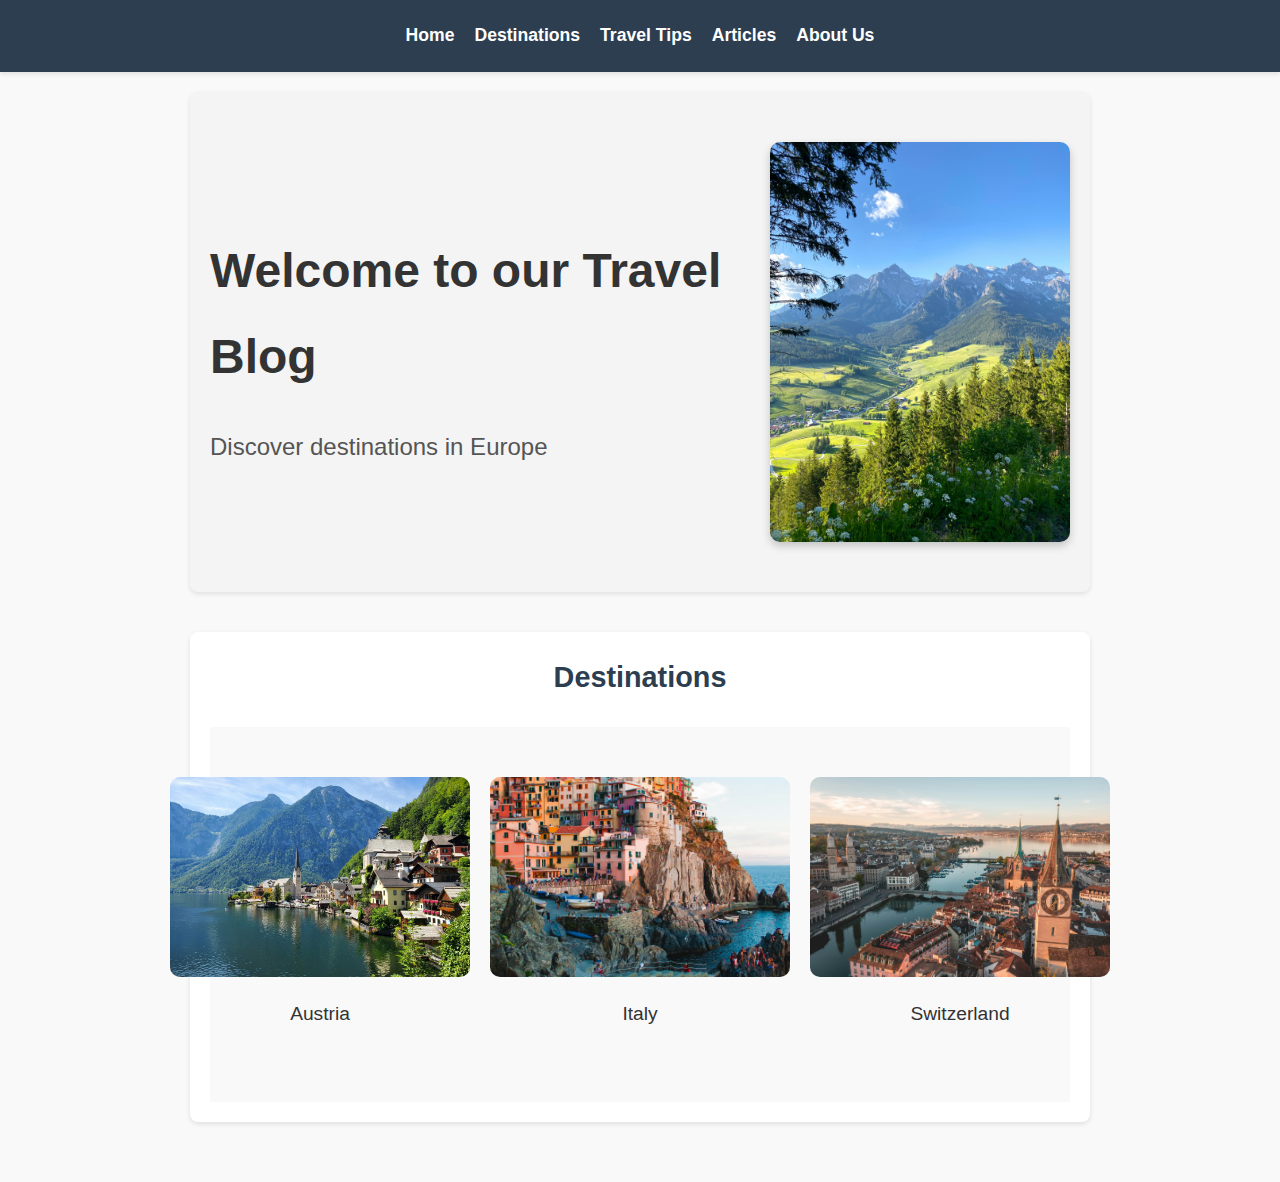
<file: index.html>
<!DOCTYPE html>
<html lang="en">
<head>
    <meta charset="UTF-8">
    <meta name="viewport" content="width=device-width, initial-scale=1.0">
    <title>Travel Blog</title>
    <link rel="stylesheet" href="styles.css">
</head>
<body>
    <header>
        <nav>
            <ul>
                <li><a href="index.html">Home</a></li>
                <li><a href="destinations.html">Destinations</a></li>
                <li><a href="travel-tips.html">Travel Tips</a></li>
                <li><a href="articles.html">Articles</a></li>
                <li><a href="about-us.html">About Us</a></li>
            </ul>
        </nav>
    </header>

    <main>
        <section class="hero">
            <div class="hero-content">
                <div class="hero-text">
                    <h1>Welcome to our Travel Blog</h1>
                    <p>Discover destinations in Europe</p>
                </div>
                <img src="kate-banar-bkJD-k9jxR4-unsplash.jpg" alt="Hiking in Austrian Valleys" class="hero-image">
            </div>
        </section>

        <section class="destinations">
            <h2>Destinations</h2>
            <div class="country-boxes">
                <a href="austria.html">
                    <img src="hasmik-ghazaryan-olson-LKBW3401d-0-unsplash.jpg" alt="Austria">
                    <p>Austria</p>
                </a>
                <a href="italy.html">
                    <img src="jack-ward-rknrvCrfS1k-unsplash.jpg" alt="Italy">
                    <p>Italy</p>
                </a>
                <a href="switzerland.html">
                    <img src="henrique-ferreira-6p-I-X-sPUY-unsplash.jpg" alt="Switzerland">
                    <p>Switzerland</p>
                </a>
            </div>
        </section>
    </main>
</body>
</html>
</file>
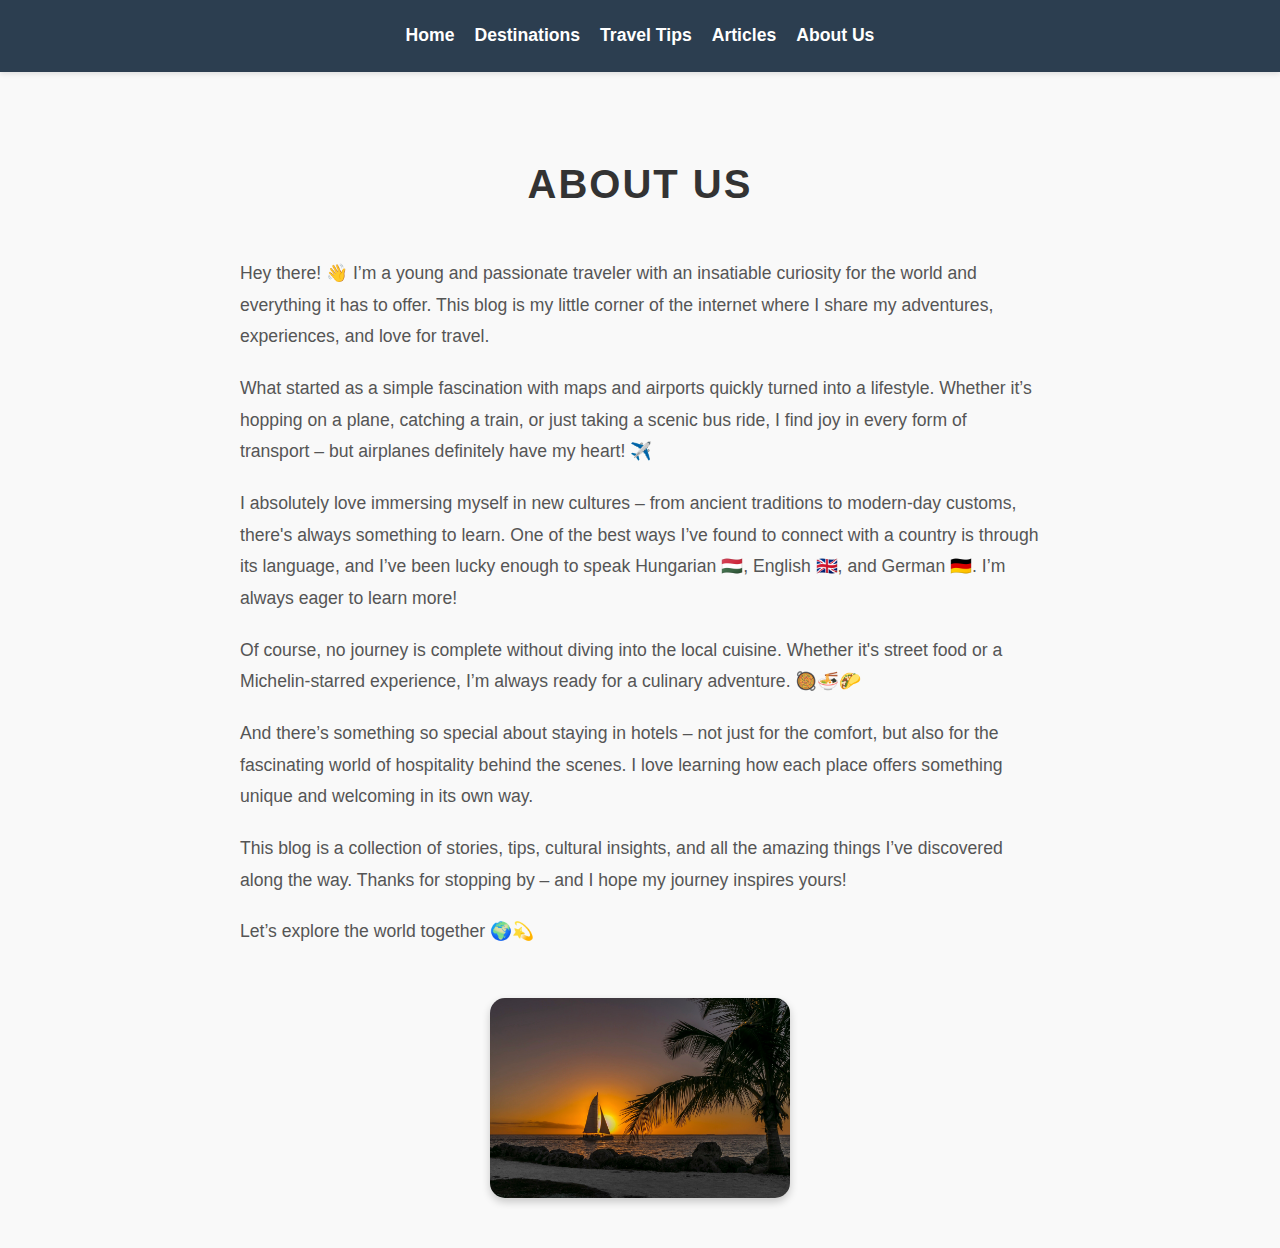
<file: about-us.html>
<!DOCTYPE html>
<html lang="en">
<head>
    <meta charset="UTF-8">
    <meta name="viewport" content="width=device-width, initial-scale=1.0">
    <title>About Us</title>
    <link rel="stylesheet" href="styles.css">
</head>
<body>
    <header>
        <nav>
            <ul>
                <li><a href="index.html">Home</a></li>
                <li><a href="destinations.html">Destinations</a></li>
                <li><a href="travel-tips.html">Travel Tips</a></li>
                <li><a href="articles.html">Articles</a></li>
                <li><a href="about-us.html">About Us</a></li>
            </ul>
        </nav>
    </header>

    <main class="about-us">
        <h1>About Us</h1>
        <div class="about-content">
            <div class="about-text">
                <p>Hey there! 👋 I’m a young and passionate traveler with an insatiable curiosity for the world and everything it has to offer. This blog is my little corner of the internet where I share my adventures, experiences, and love for travel.</p>
                <p>What started as a simple fascination with maps and airports quickly turned into a lifestyle. Whether it’s hopping on a plane, catching a train, or just taking a scenic bus ride, I find joy in every form of transport – but airplanes definitely have my heart! ✈️</p>
                <p>I absolutely love immersing myself in new cultures – from ancient traditions to modern-day customs, there's always something to learn. One of the best ways I’ve found to connect with a country is through its language, and I’ve been lucky enough to speak Hungarian 🇭🇺, English 🇬🇧, and German 🇩🇪. I’m always eager to learn more!</p>
                <p>Of course, no journey is complete without diving into the local cuisine. Whether it's street food or a Michelin-starred experience, I’m always ready for a culinary adventure. 🥘🍜🌮</p>
                <p>And there’s something so special about staying in hotels – not just for the comfort, but also for the fascinating world of hospitality behind the scenes. I love learning how each place offers something unique and welcoming in its own way.</p>
                <p>This blog is a collection of stories, tips, cultural insights, and all the amazing things I’ve discovered along the way. Thanks for stopping by – and I hope my journey inspires yours!</p>
                <p>Let’s explore the world together 🌍💫</p>
            </div>
            <!-- Move the image to the bottom -->
            <img src="jonathan-wheeler-TkGZFU2t9gc-unsplash.jpg" alt="Traveler" class="about-image">
        </div>
    </main>
</body>
</html>
</file>
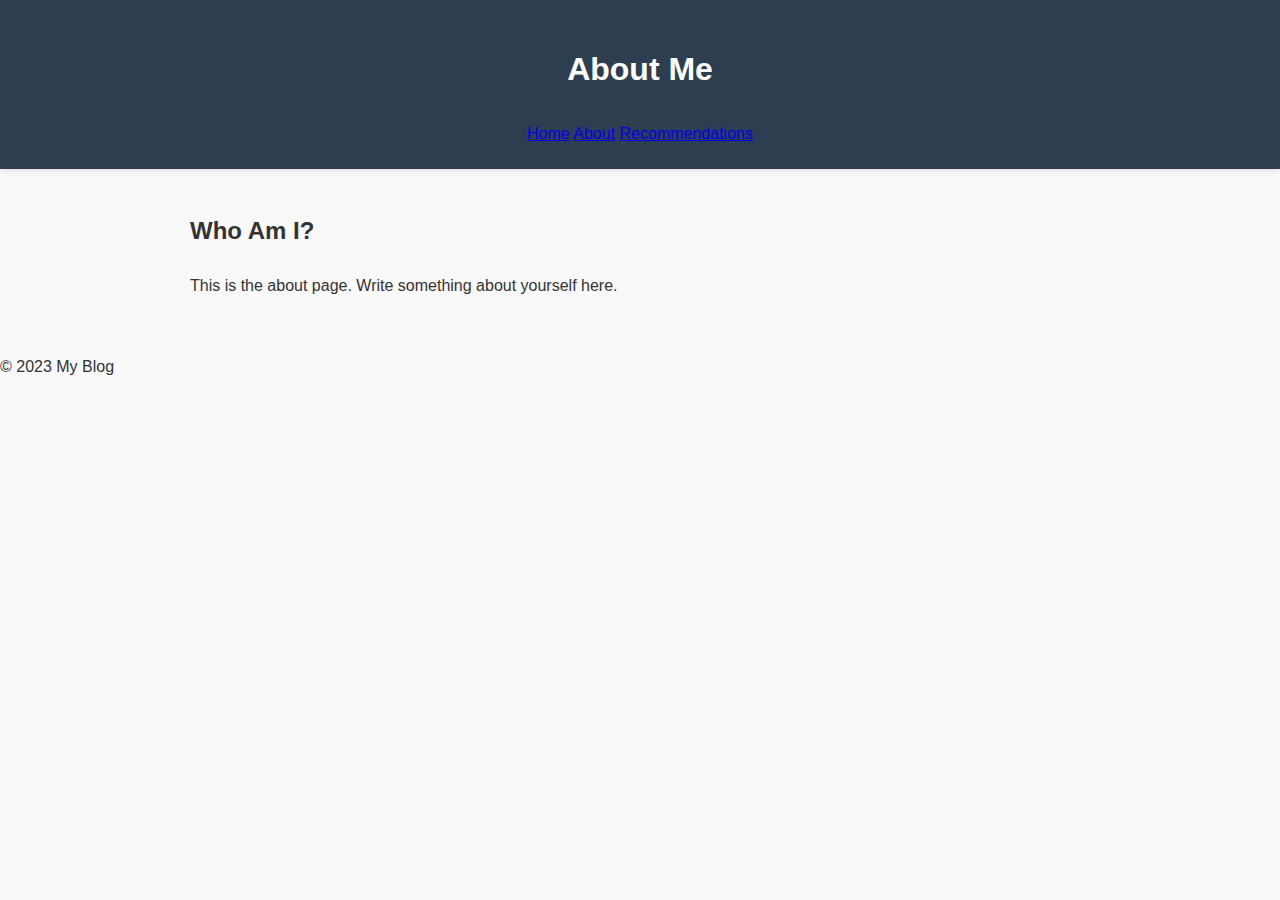
<file: about.html>
<!DOCTYPE html>
<html lang="en">
<head>
    <meta charset="UTF-8">
    <meta name="viewport" content="width=device-width, initial-scale=1.0">
    <title>About - My Blog</title>
    <link rel="stylesheet" href="styles.css">
</head>
<body>
    <header>
        <h1>About Me</h1>
        <nav>
            <a href="index.html">Home</a>
            <a href="about.html">About</a>
            <a href="recommendations.html">Recommendations</a>
        </nav>
    </header>
    <main>
        <h2>Who Am I?</h2>
        <p>This is the about page. Write something about yourself here.</p>
    </main>
    <footer>
        <p>&copy; 2023 My Blog</p>
    </footer>
</body>
</html>
</file>
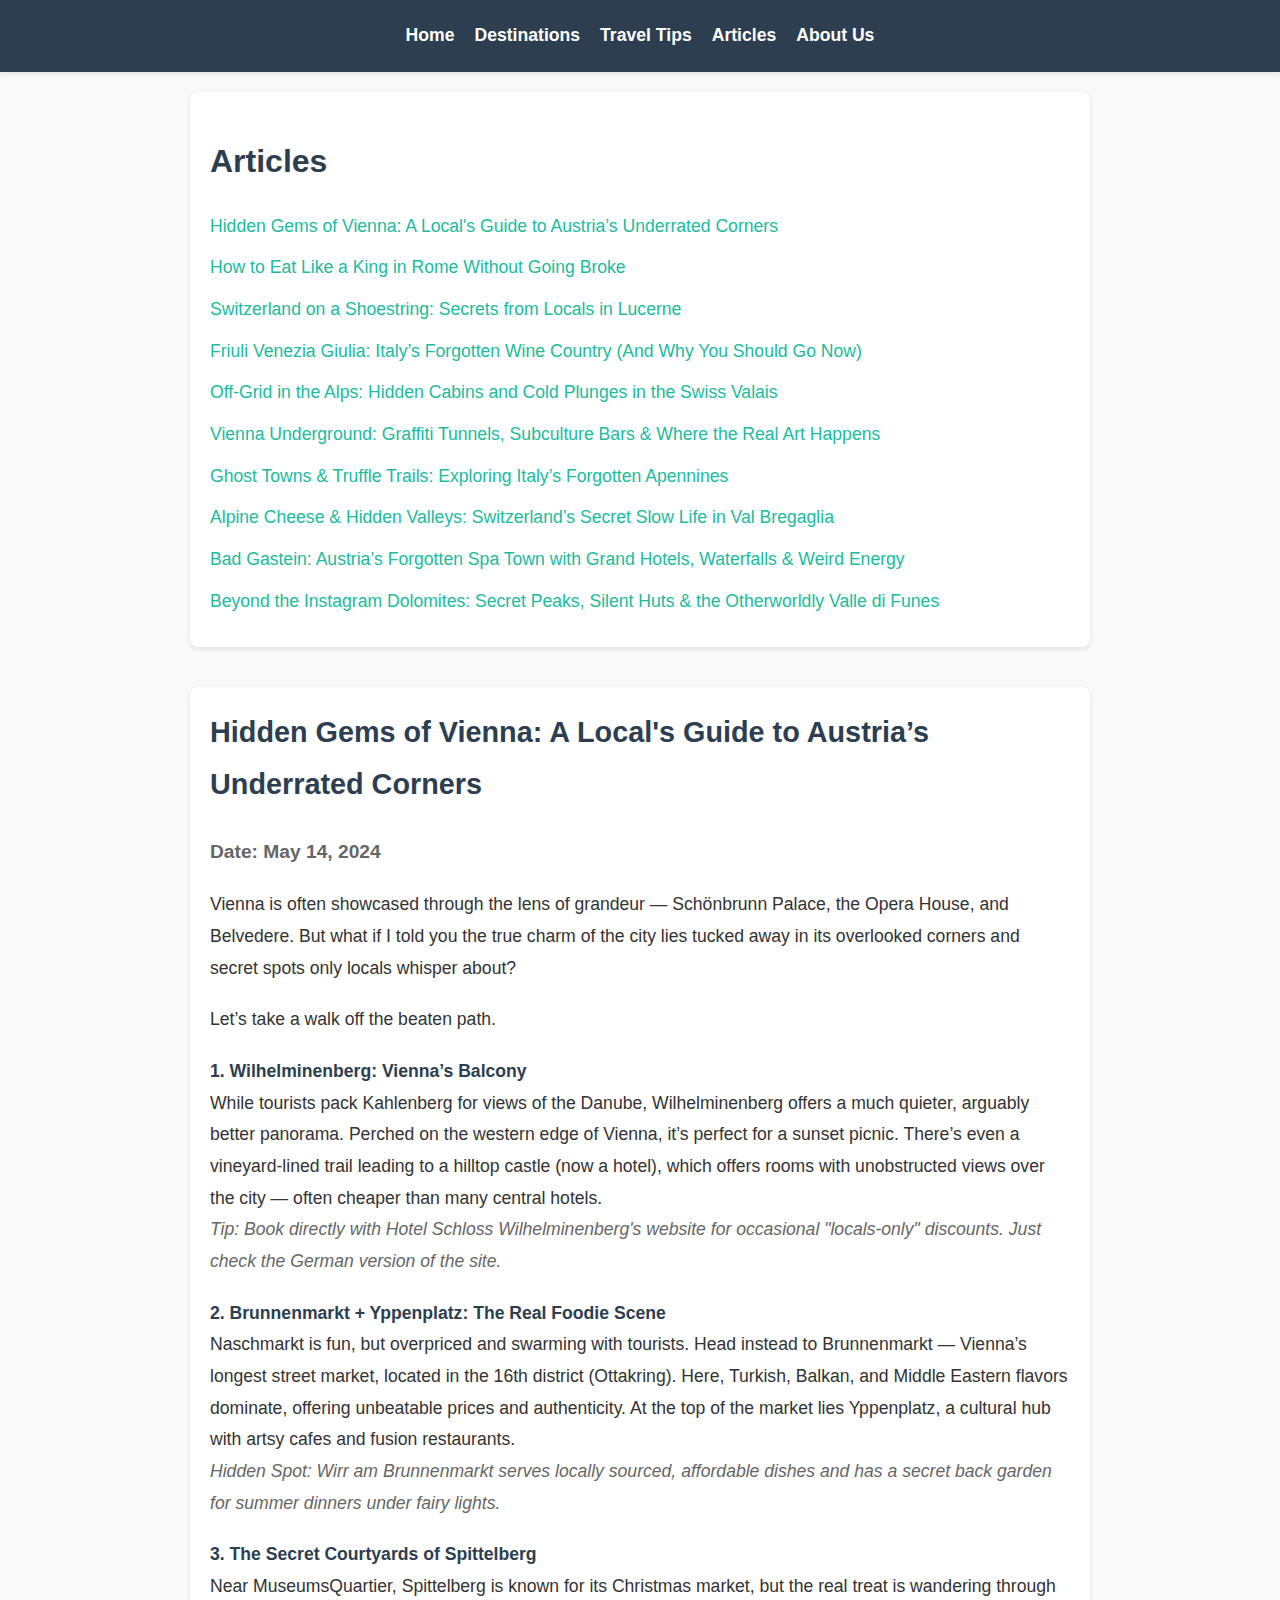
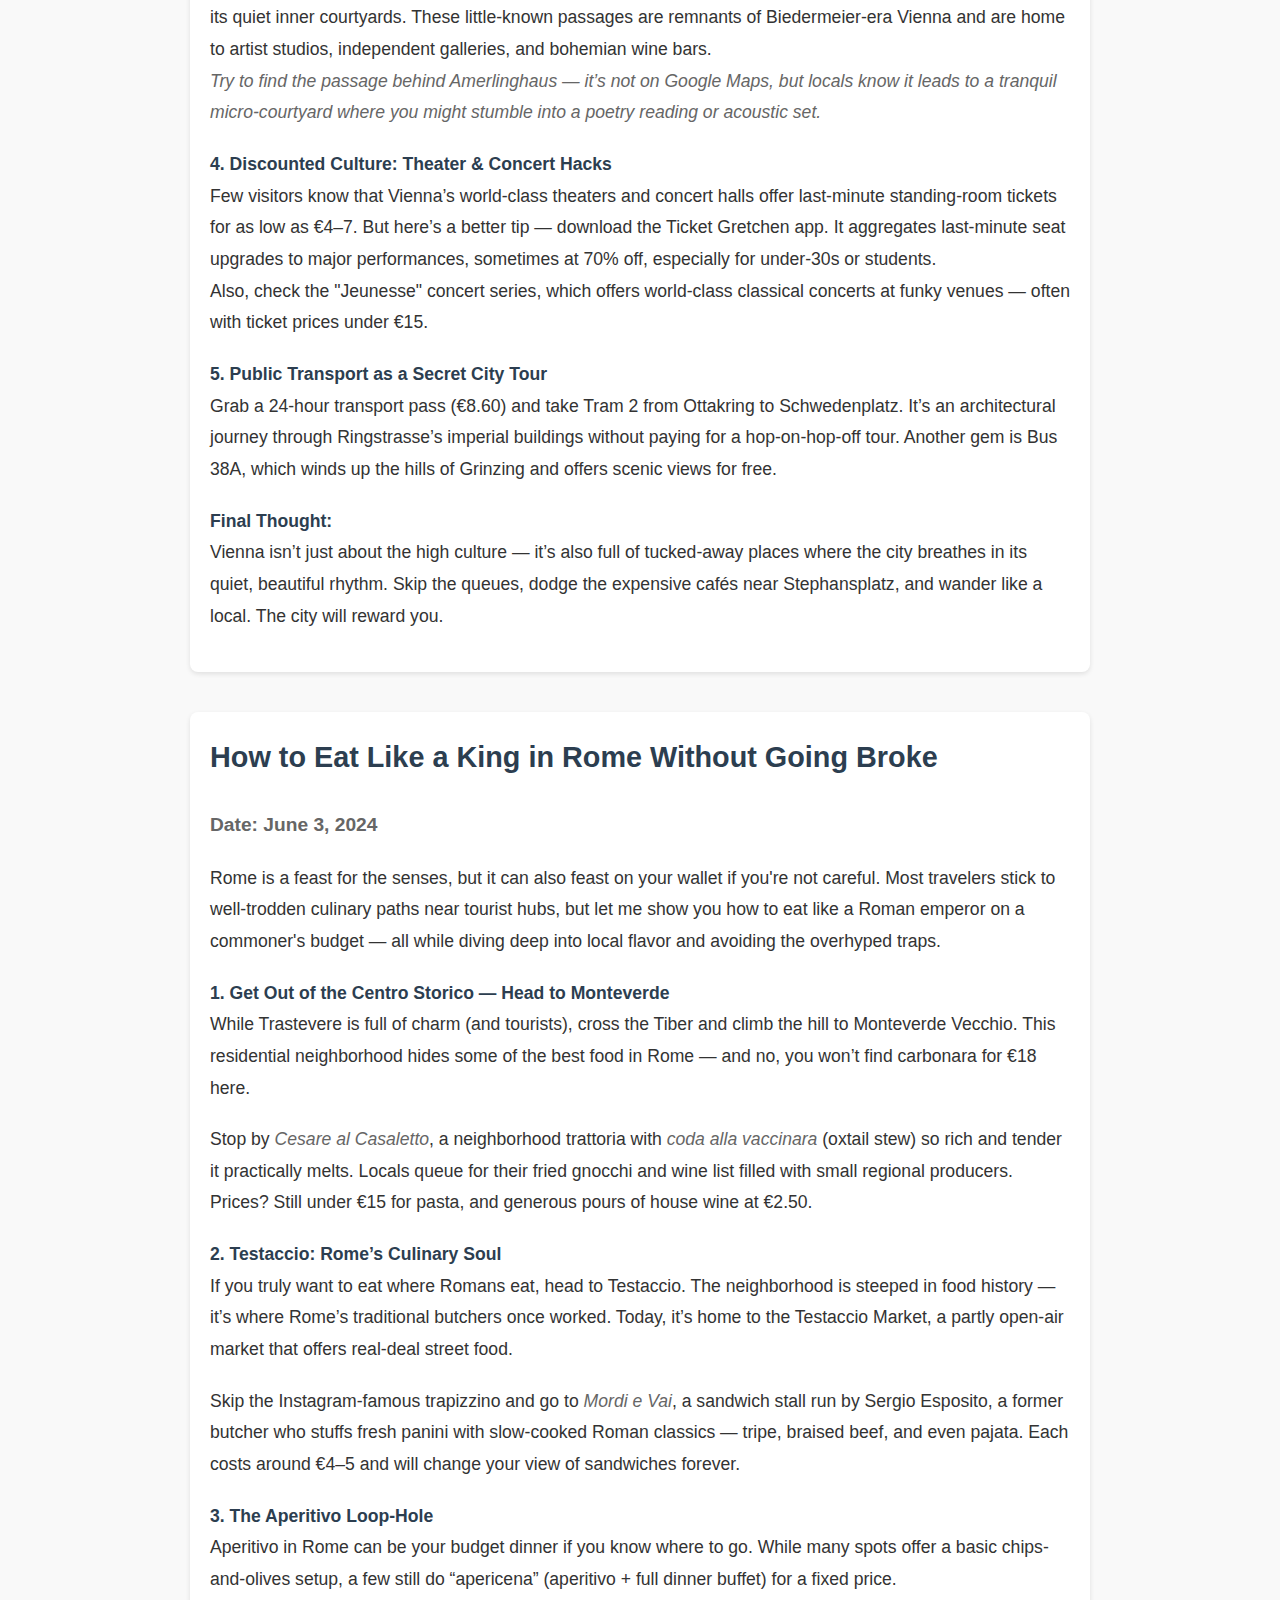
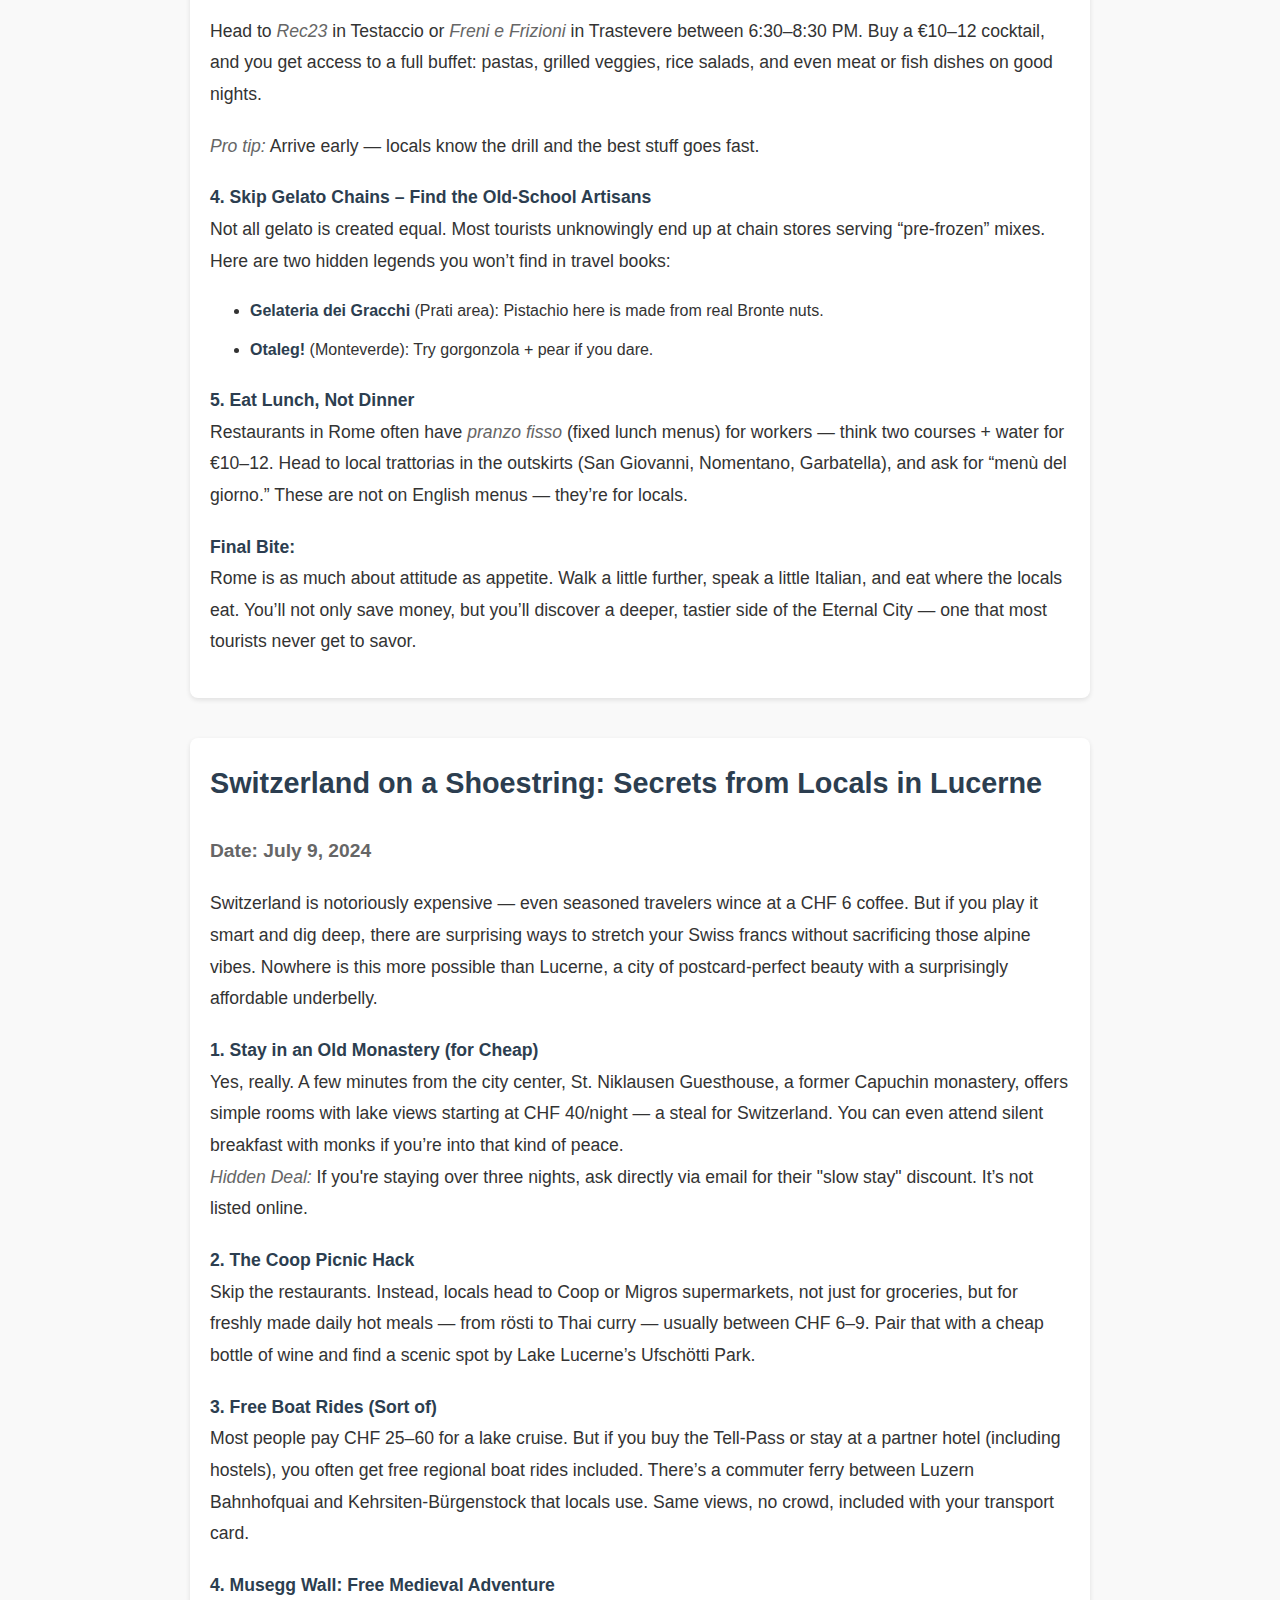
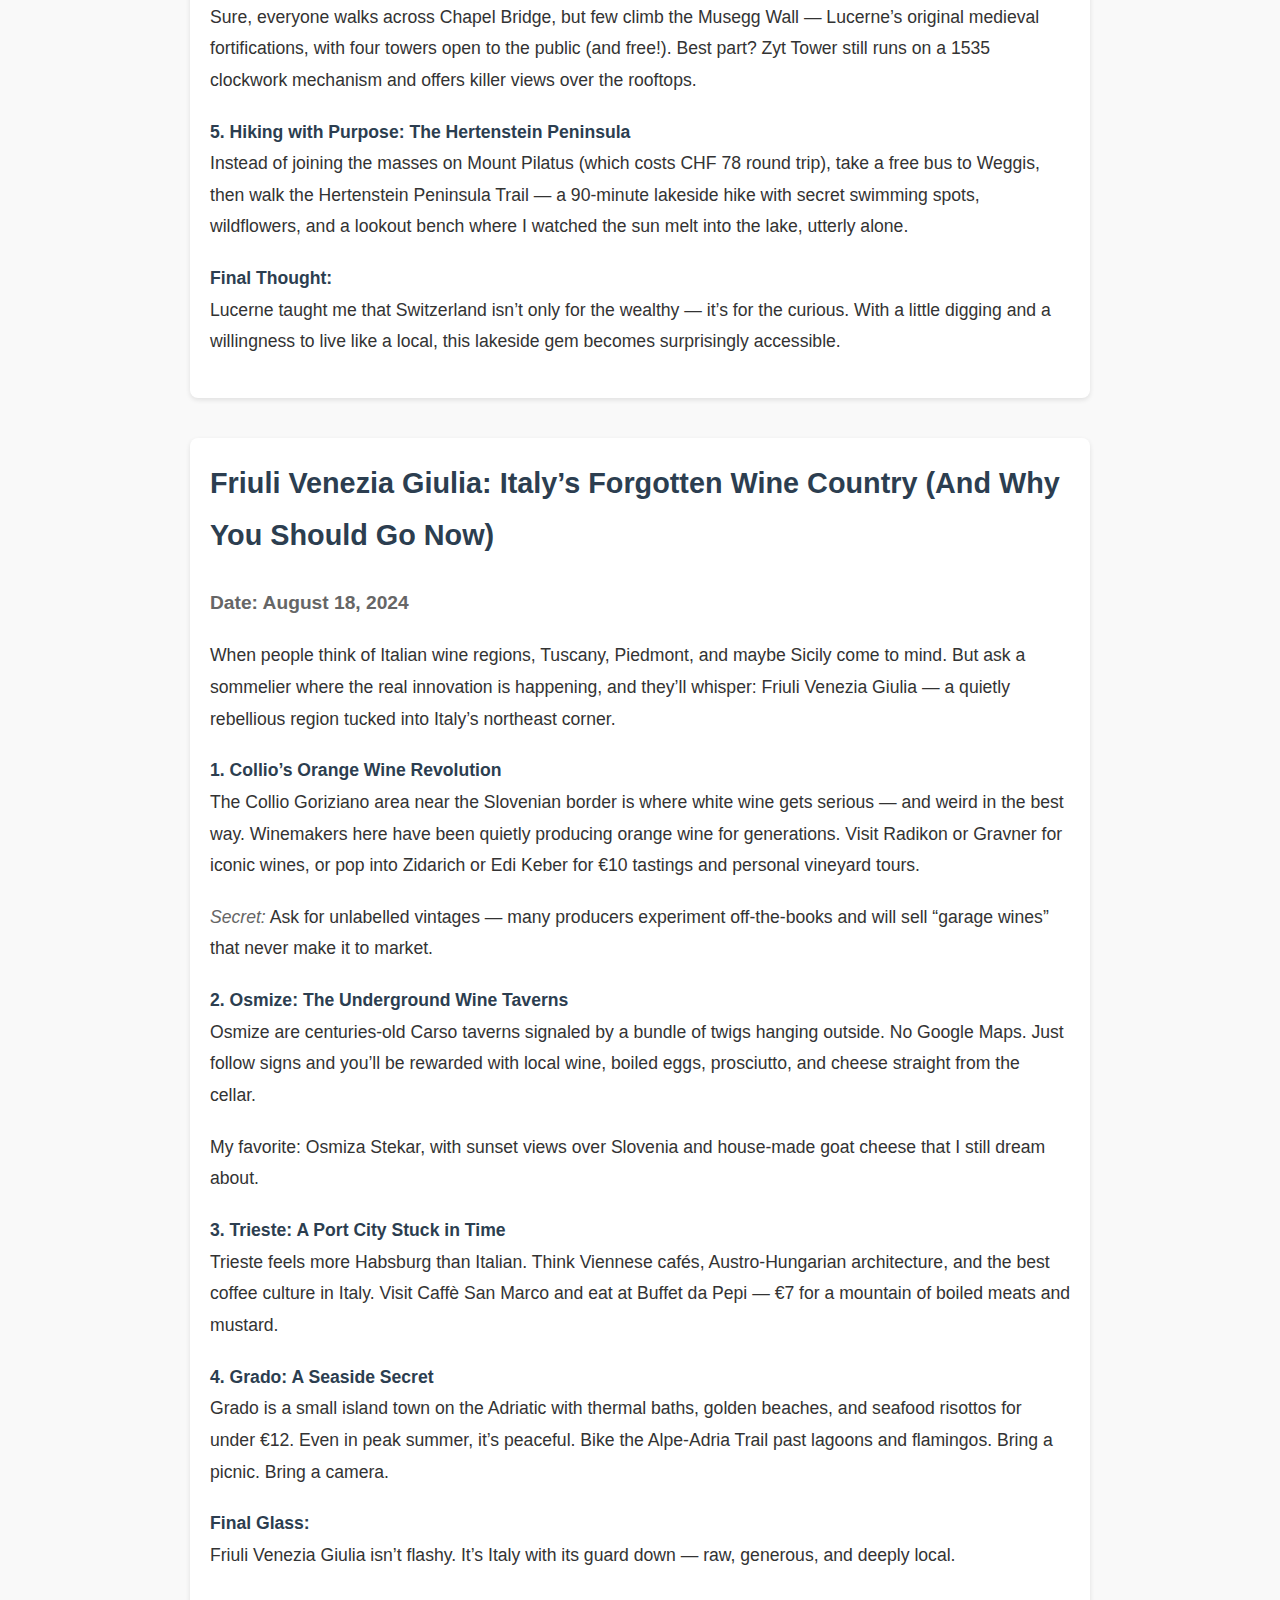
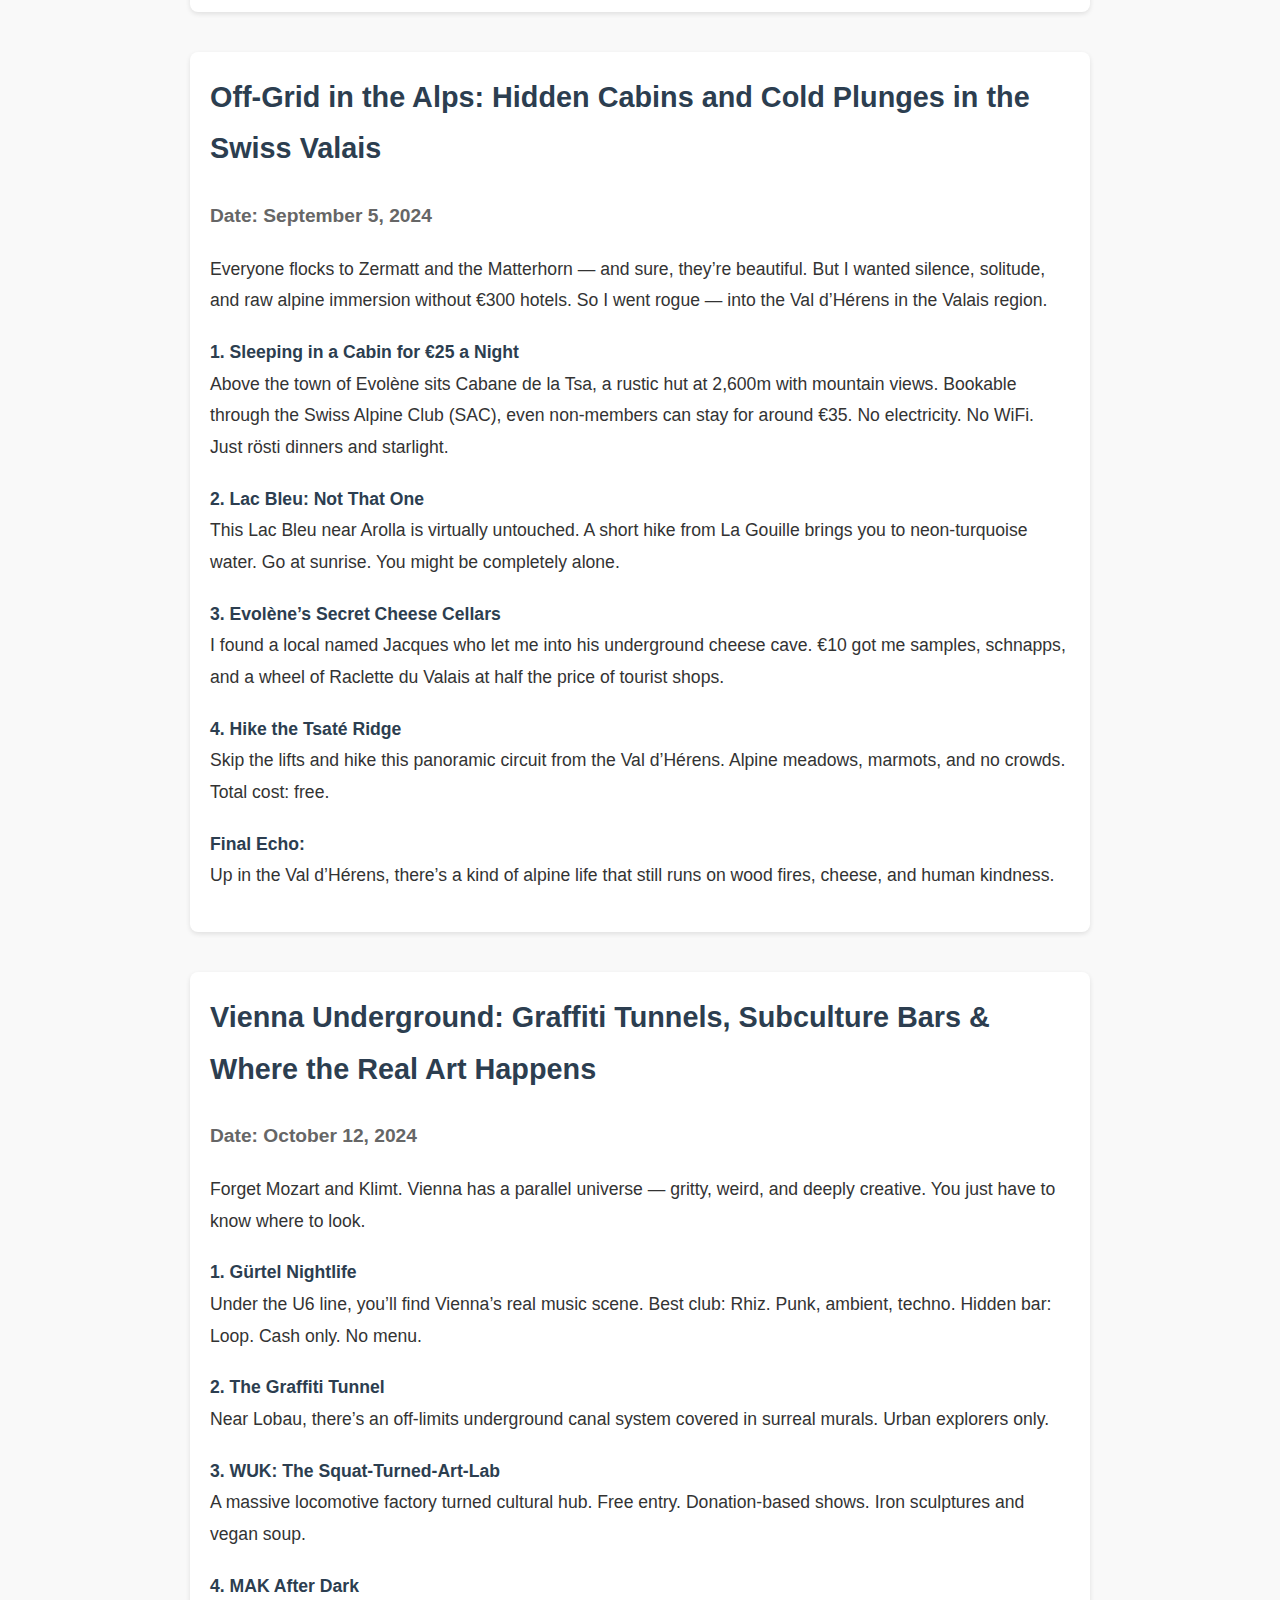
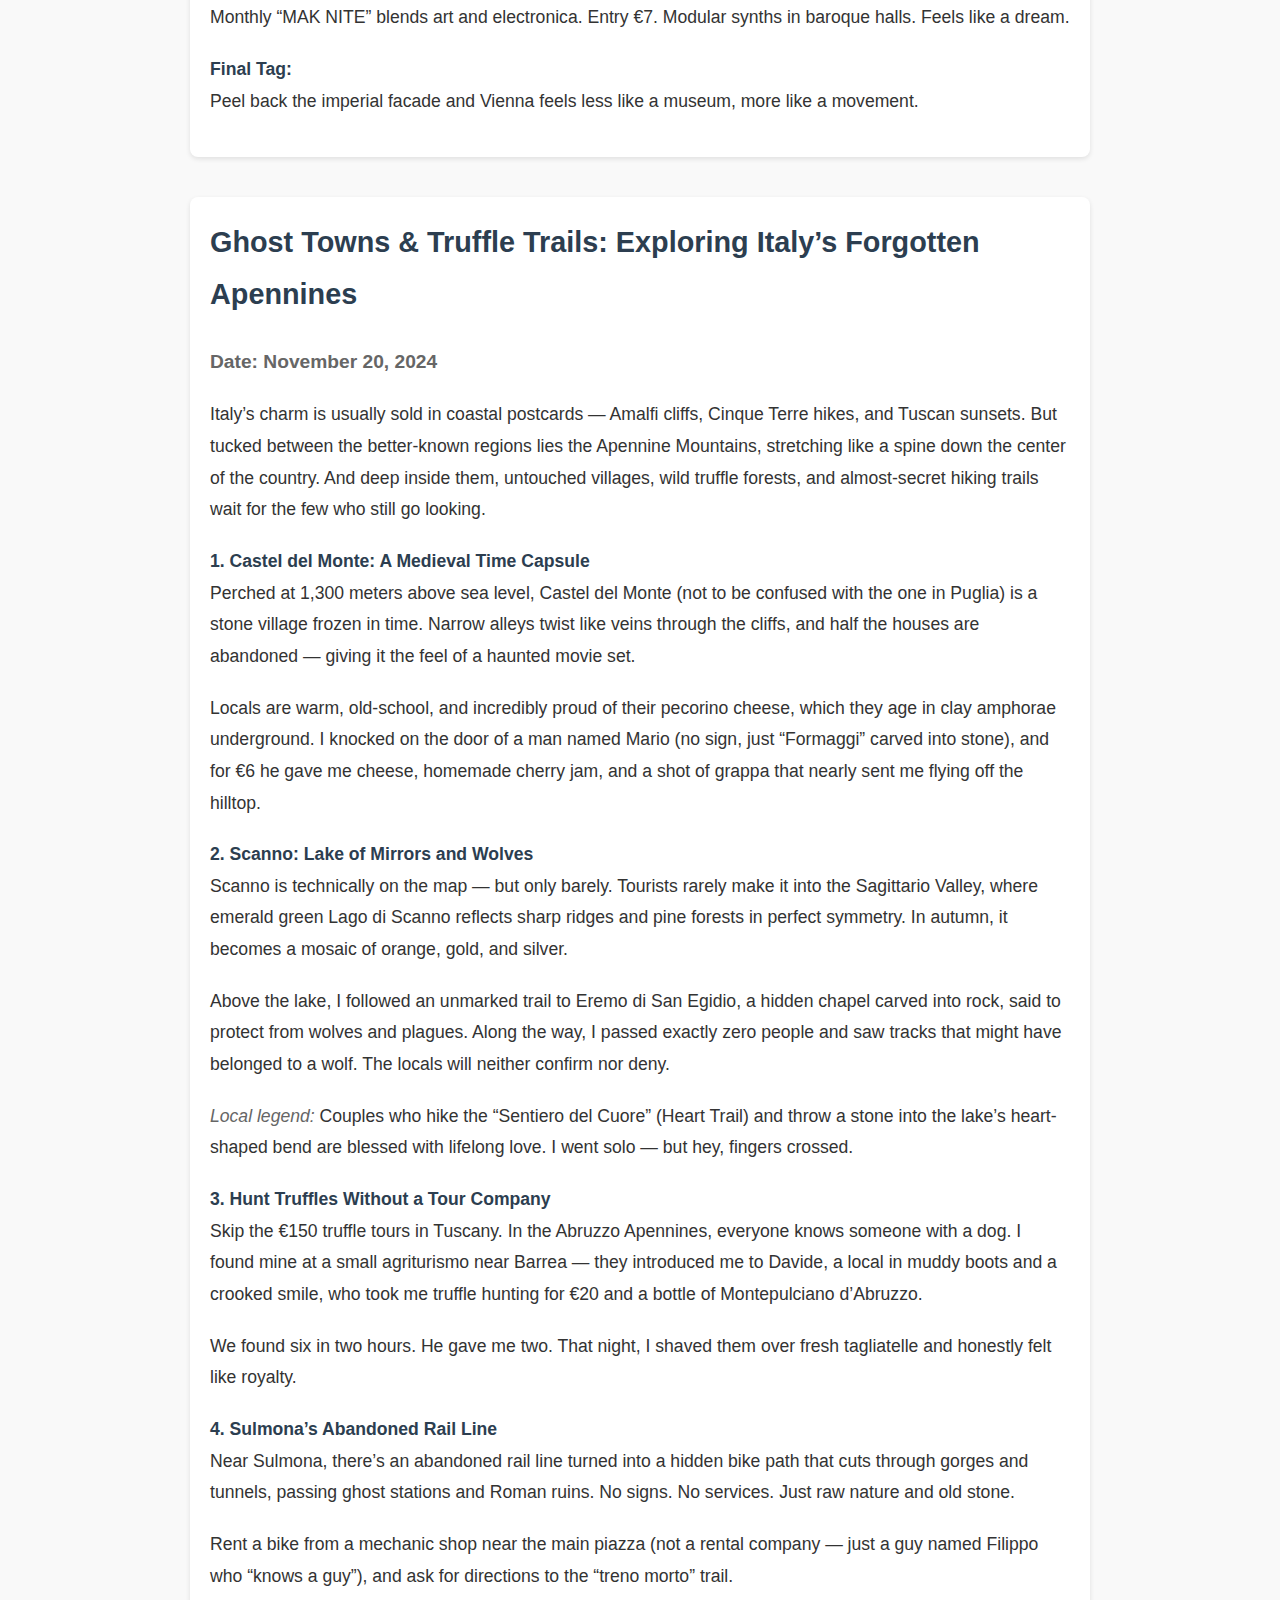
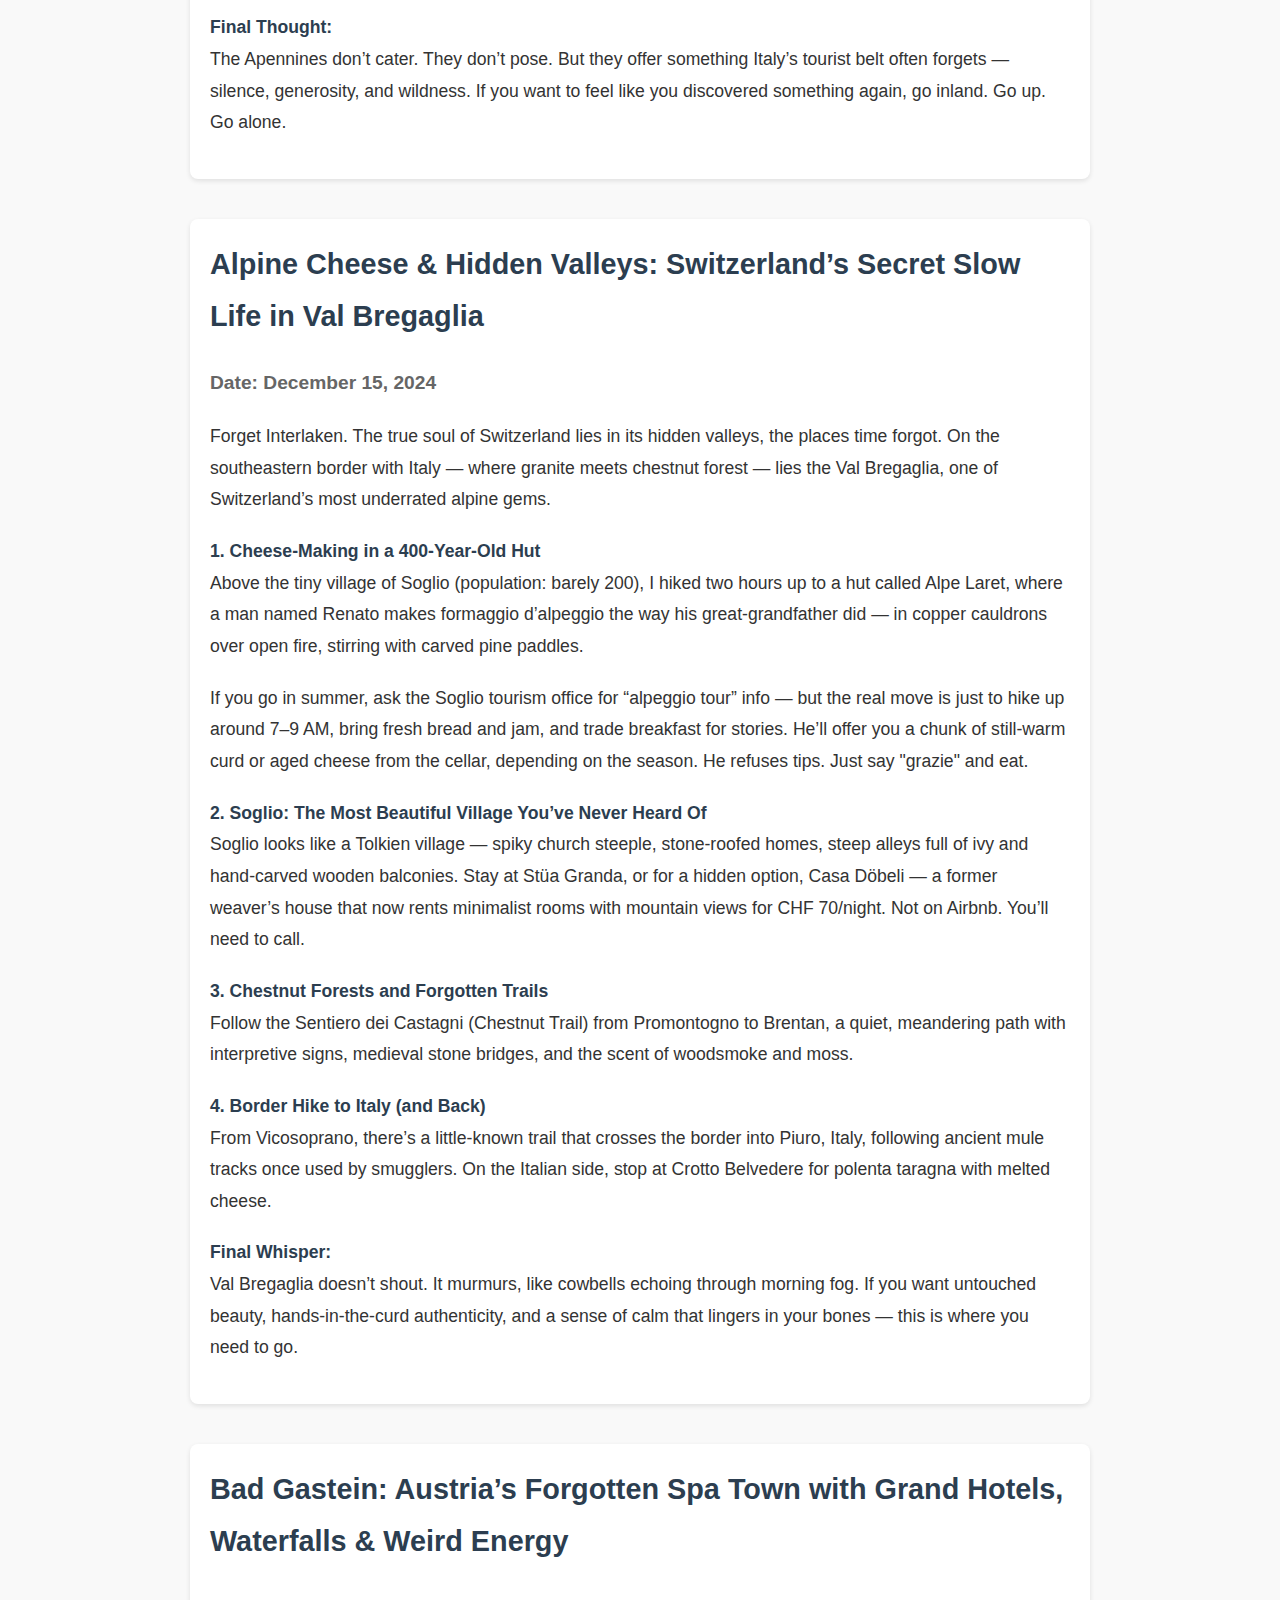
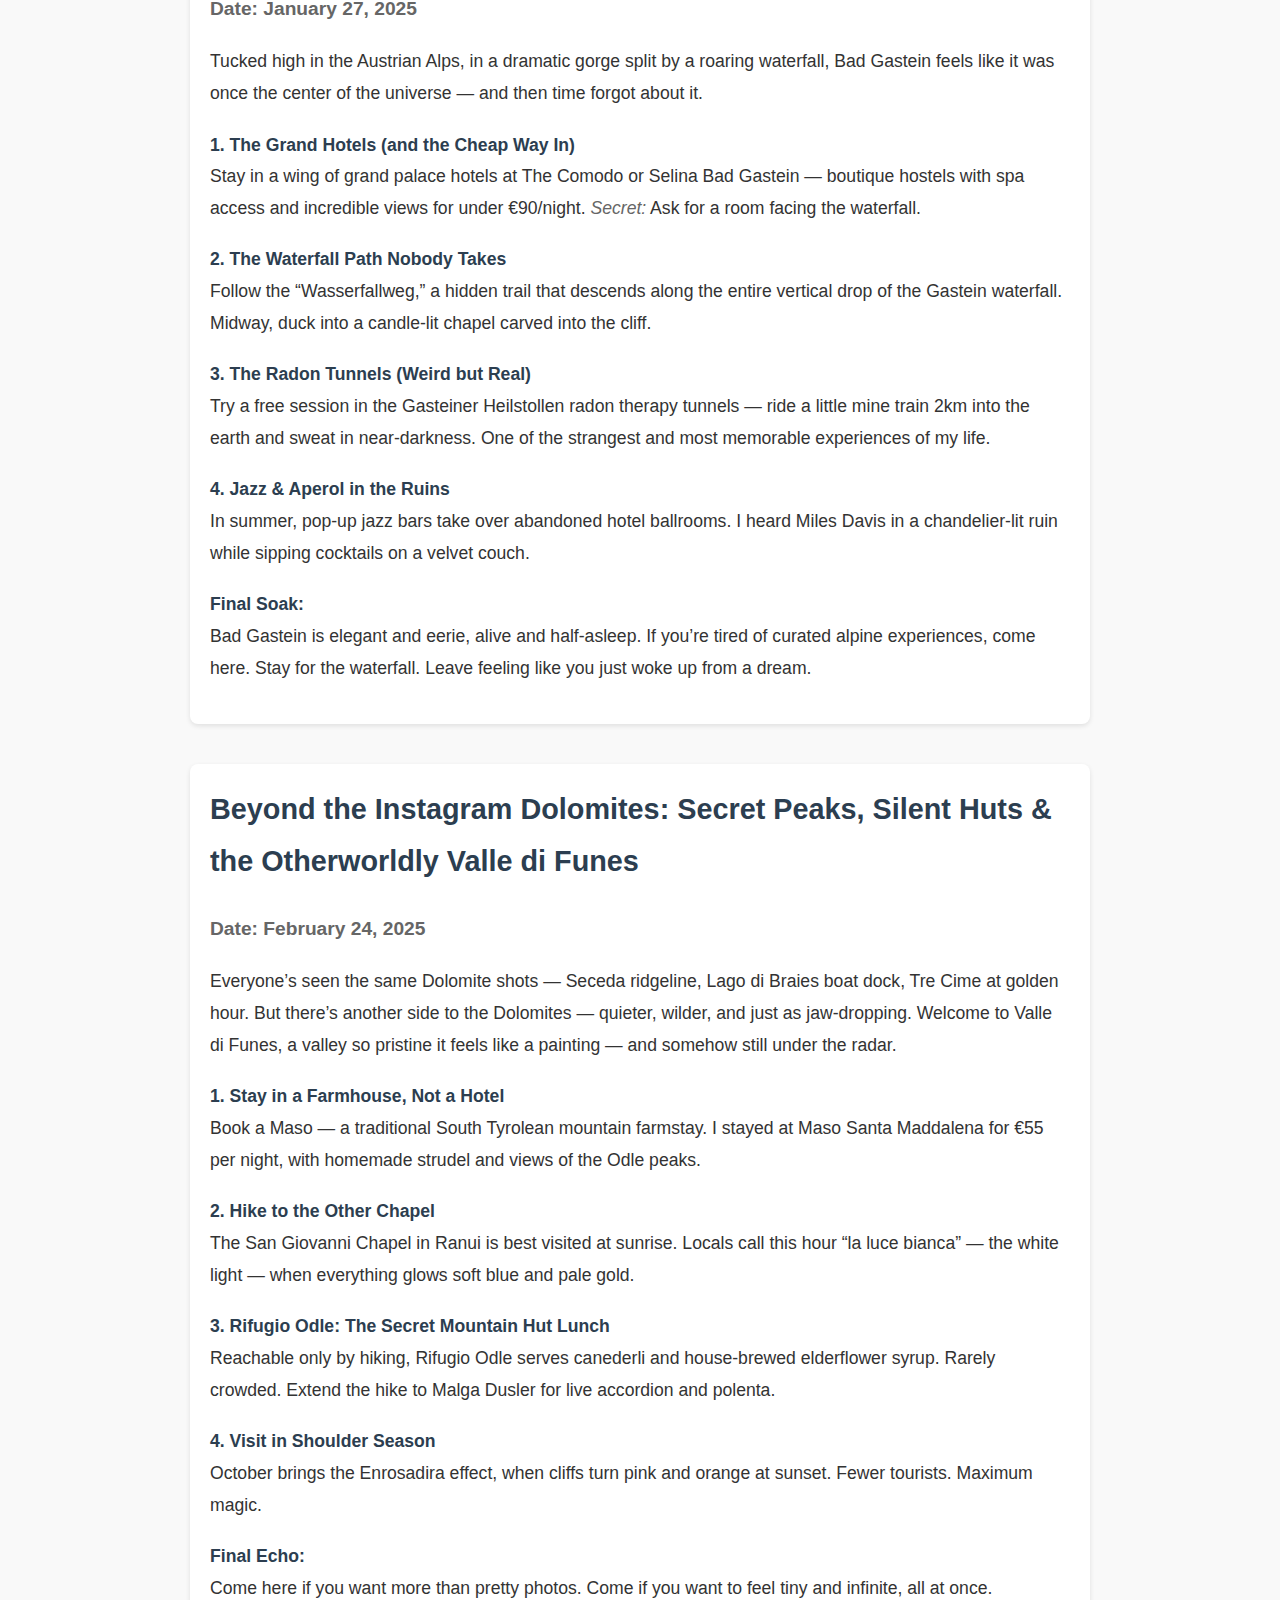
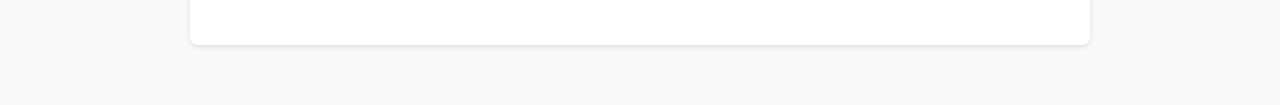
<file: articles.html>
<!DOCTYPE html>
<html lang="en">
<head>
    <meta charset="UTF-8">
    <meta name="viewport" content="width=device-width, initial-scale=1.0">
    <title>Travel Blog - Articles</title>
    <link rel="stylesheet" href="styles.css">
</head>
<body id="top">
    <header>
        <nav>
            <ul>
                <li><a href="index.html">Home</a></li>
                <li><a href="destinations.html">Destinations</a></li>
                <li><a href="travel-tips.html">Travel Tips</a></li>
                <li><a href="articles.html">Articles</a></li>
                <li><a href="about-us.html">About Us</a></li>
            </ul>
        </nav>
    </header>

    <main>
        <!-- Table of Contents -->
        <section class="table-of-contents">
            <h1>Articles</h1>
            <ul>
                <li><a href="#article1">Hidden Gems of Vienna: A Local's Guide to Austria’s Underrated Corners</a></li>
                <li><a href="#article2">How to Eat Like a King in Rome Without Going Broke</a></li>
                <li><a href="#article3">Switzerland on a Shoestring: Secrets from Locals in Lucerne</a></li>
                <li><a href="#article4">Friuli Venezia Giulia: Italy’s Forgotten Wine Country (And Why You Should Go Now)</a></li>
                <li><a href="#article5">Off-Grid in the Alps: Hidden Cabins and Cold Plunges in the Swiss Valais</a></li>
                <li><a href="#article6">Vienna Underground: Graffiti Tunnels, Subculture Bars & Where the Real Art Happens</a></li>
                <li><a href="#article7">Ghost Towns & Truffle Trails: Exploring Italy’s Forgotten Apennines</a></li>
                <li><a href="#article8">Alpine Cheese & Hidden Valleys: Switzerland’s Secret Slow Life in Val Bregaglia</a></li>
                <li><a href="#article9">Bad Gastein: Austria’s Forgotten Spa Town with Grand Hotels, Waterfalls & Weird Energy</a></li>
                <li><a href="#article10">Beyond the Instagram Dolomites: Secret Peaks, Silent Huts & the Otherworldly Valle di Funes</a></li>
            </ul>
        </section>

        <!-- Articles Section -->
        <section id="article1">
            <h2>Hidden Gems of Vienna: A Local's Guide to Austria’s Underrated Corners</h2>
            <h3>Date: May 14, 2024</h3>
            <p>Vienna is often showcased through the lens of grandeur — Schönbrunn Palace, the Opera House, and Belvedere. But what if I told you the true charm of the city lies tucked away in its overlooked corners and secret spots only locals whisper about?</p>
            <p>Let’s take a walk off the beaten path.</p>
            <p><strong>1. Wilhelminenberg: Vienna’s Balcony</strong><br>While tourists pack Kahlenberg for views of the Danube, Wilhelminenberg offers a much quieter, arguably better panorama. Perched on the western edge of Vienna, it’s perfect for a sunset picnic. There’s even a vineyard-lined trail leading to a hilltop castle (now a hotel), which offers rooms with unobstructed views over the city — often cheaper than many central hotels.<br><em>Tip: Book directly with Hotel Schloss Wilhelminenberg's website for occasional "locals-only" discounts. Just check the German version of the site.</em></p>
            <p><strong>2. Brunnenmarkt + Yppenplatz: The Real Foodie Scene</strong><br>Naschmarkt is fun, but overpriced and swarming with tourists. Head instead to Brunnenmarkt — Vienna’s longest street market, located in the 16th district (Ottakring). Here, Turkish, Balkan, and Middle Eastern flavors dominate, offering unbeatable prices and authenticity. At the top of the market lies Yppenplatz, a cultural hub with artsy cafes and fusion restaurants.<br><em>Hidden Spot: Wirr am Brunnenmarkt serves locally sourced, affordable dishes and has a secret back garden for summer dinners under fairy lights.</em></p>
            <p><strong>3. The Secret Courtyards of Spittelberg</strong><br>Near MuseumsQuartier, Spittelberg is known for its Christmas market, but the real treat is wandering through its quiet inner courtyards. These little-known passages are remnants of Biedermeier-era Vienna and are home to artist studios, independent galleries, and bohemian wine bars.<br><em>Try to find the passage behind Amerlinghaus — it’s not on Google Maps, but locals know it leads to a tranquil micro-courtyard where you might stumble into a poetry reading or acoustic set.</em></p>
            <p><strong>4. Discounted Culture: Theater & Concert Hacks</strong><br>Few visitors know that Vienna’s world-class theaters and concert halls offer last-minute standing-room tickets for as low as €4–7. But here’s a better tip — download the Ticket Gretchen app. It aggregates last-minute seat upgrades to major performances, sometimes at 70% off, especially for under-30s or students.<br>Also, check the "Jeunesse" concert series, which offers world-class classical concerts at funky venues — often with ticket prices under €15.</p>
            <p><strong>5. Public Transport as a Secret City Tour</strong><br>Grab a 24-hour transport pass (€8.60) and take Tram 2 from Ottakring to Schwedenplatz. It’s an architectural journey through Ringstrasse’s imperial buildings without paying for a hop-on-hop-off tour. Another gem is Bus 38A, which winds up the hills of Grinzing and offers scenic views for free.</p>
            <p><strong>Final Thought:</strong><br>Vienna isn’t just about the high culture — it’s also full of tucked-away places where the city breathes in its quiet, beautiful rhythm. Skip the queues, dodge the expensive cafés near Stephansplatz, and wander like a local. The city will reward you.</p>
        </section>

        <section id="article2">
            <h2>How to Eat Like a King in Rome Without Going Broke</h2>
            <h3>Date: June 3, 2024</h3>
            <p>Rome is a feast for the senses, but it can also feast on your wallet if you're not careful. Most travelers stick to well-trodden culinary paths near tourist hubs, but let me show you how to eat like a Roman emperor on a commoner's budget — all while diving deep into local flavor and avoiding the overhyped traps.</p>
            <p><strong>1. Get Out of the Centro Storico — Head to Monteverde</strong><br>While Trastevere is full of charm (and tourists), cross the Tiber and climb the hill to Monteverde Vecchio. This residential neighborhood hides some of the best food in Rome — and no, you won’t find carbonara for €18 here.</p>
            <p>Stop by <em>Cesare al Casaletto</em>, a neighborhood trattoria with <em>coda alla vaccinara</em> (oxtail stew) so rich and tender it practically melts. Locals queue for their fried gnocchi and wine list filled with small regional producers. Prices? Still under €15 for pasta, and generous pours of house wine at €2.50.</p>
            <p><strong>2. Testaccio: Rome’s Culinary Soul</strong><br>If you truly want to eat where Romans eat, head to Testaccio. The neighborhood is steeped in food history — it’s where Rome’s traditional butchers once worked. Today, it’s home to the Testaccio Market, a partly open-air market that offers real-deal street food.</p>
            <p>Skip the Instagram-famous trapizzino and go to <em>Mordi e Vai</em>, a sandwich stall run by Sergio Esposito, a former butcher who stuffs fresh panini with slow-cooked Roman classics — tripe, braised beef, and even pajata. Each costs around €4–5 and will change your view of sandwiches forever.</p>
            <p><strong>3. The Aperitivo Loop-Hole</strong><br>Aperitivo in Rome can be your budget dinner if you know where to go. While many spots offer a basic chips-and-olives setup, a few still do “apericena” (aperitivo + full dinner buffet) for a fixed price.</p>
            <p>Head to <em>Rec23</em> in Testaccio or <em>Freni e Frizioni</em> in Trastevere between 6:30–8:30 PM. Buy a €10–12 cocktail, and you get access to a full buffet: pastas, grilled veggies, rice salads, and even meat or fish dishes on good nights.</p>
            <p><em>Pro tip:</em> Arrive early — locals know the drill and the best stuff goes fast.</p>
            <p><strong>4. Skip Gelato Chains – Find the Old-School Artisans</strong><br>Not all gelato is created equal. Most tourists unknowingly end up at chain stores serving “pre-frozen” mixes. Here are two hidden legends you won’t find in travel books:</p>
            <ul>
                <li><strong>Gelateria dei Gracchi</strong> (Prati area): Pistachio here is made from real Bronte nuts.</li>
                <li><strong>Otaleg!</strong> (Monteverde): Try gorgonzola + pear if you dare.</li>
            </ul>
            <p><strong>5. Eat Lunch, Not Dinner</strong><br>Restaurants in Rome often have <em>pranzo fisso</em> (fixed lunch menus) for workers — think two courses + water for €10–12. Head to local trattorias in the outskirts (San Giovanni, Nomentano, Garbatella), and ask for “menù del giorno.” These are not on English menus — they’re for locals.</p>
            <p><strong>Final Bite:</strong><br>Rome is as much about attitude as appetite. Walk a little further, speak a little Italian, and eat where the locals eat. You’ll not only save money, but you’ll discover a deeper, tastier side of the Eternal City — one that most tourists never get to savor.</p>
        </section>

        <section id="article3">
            <h2>Switzerland on a Shoestring: Secrets from Locals in Lucerne</h2>
            <h3>Date: July 9, 2024</h3>
            <p>Switzerland is notoriously expensive — even seasoned travelers wince at a CHF 6 coffee. But if you play it smart and dig deep, there are surprising ways to stretch your Swiss francs without sacrificing those alpine vibes. Nowhere is this more possible than Lucerne, a city of postcard-perfect beauty with a surprisingly affordable underbelly.</p>
            <p><strong>1. Stay in an Old Monastery (for Cheap)</strong><br>Yes, really. A few minutes from the city center, St. Niklausen Guesthouse, a former Capuchin monastery, offers simple rooms with lake views starting at CHF 40/night — a steal for Switzerland. You can even attend silent breakfast with monks if you’re into that kind of peace.<br><em>Hidden Deal:</em> If you're staying over three nights, ask directly via email for their "slow stay" discount. It’s not listed online.</p>
            <p><strong>2. The Coop Picnic Hack</strong><br>Skip the restaurants. Instead, locals head to Coop or Migros supermarkets, not just for groceries, but for freshly made daily hot meals — from rösti to Thai curry — usually between CHF 6–9. Pair that with a cheap bottle of wine and find a scenic spot by Lake Lucerne’s Ufschötti Park.</p>
            <p><strong>3. Free Boat Rides (Sort of)</strong><br>Most people pay CHF 25–60 for a lake cruise. But if you buy the Tell-Pass or stay at a partner hotel (including hostels), you often get free regional boat rides included. There’s a commuter ferry between Luzern Bahnhofquai and Kehrsiten-Bürgenstock that locals use. Same views, no crowd, included with your transport card.</p>
            <p><strong>4. Musegg Wall: Free Medieval Adventure</strong><br>Sure, everyone walks across Chapel Bridge, but few climb the Musegg Wall — Lucerne’s original medieval fortifications, with four towers open to the public (and free!). Best part? Zyt Tower still runs on a 1535 clockwork mechanism and offers killer views over the rooftops.</p>
            <p><strong>5. Hiking with Purpose: The Hertenstein Peninsula</strong><br>Instead of joining the masses on Mount Pilatus (which costs CHF 78 round trip), take a free bus to Weggis, then walk the Hertenstein Peninsula Trail — a 90-minute lakeside hike with secret swimming spots, wildflowers, and a lookout bench where I watched the sun melt into the lake, utterly alone.</p>
            <p><strong>Final Thought:</strong><br>Lucerne taught me that Switzerland isn’t only for the wealthy — it’s for the curious. With a little digging and a willingness to live like a local, this lakeside gem becomes surprisingly accessible.</p>
        </section>

        <section id="article4">
            <h2>Friuli Venezia Giulia: Italy’s Forgotten Wine Country (And Why You Should Go Now)</h2>
            <h3>Date: August 18, 2024</h3>
            <p>When people think of Italian wine regions, Tuscany, Piedmont, and maybe Sicily come to mind. But ask a sommelier where the real innovation is happening, and they’ll whisper: Friuli Venezia Giulia — a quietly rebellious region tucked into Italy’s northeast corner.</p>
            <p><strong>1. Collio’s Orange Wine Revolution</strong><br>The Collio Goriziano area near the Slovenian border is where white wine gets serious — and weird in the best way. Winemakers here have been quietly producing orange wine for generations. Visit Radikon or Gravner for iconic wines, or pop into Zidarich or Edi Keber for €10 tastings and personal vineyard tours.</p>
            <p><em>Secret:</em> Ask for unlabelled vintages — many producers experiment off-the-books and will sell “garage wines” that never make it to market.</p>
            <p><strong>2. Osmize: The Underground Wine Taverns</strong><br>Osmize are centuries-old Carso taverns signaled by a bundle of twigs hanging outside. No Google Maps. Just follow signs and you’ll be rewarded with local wine, boiled eggs, prosciutto, and cheese straight from the cellar.</p>
            <p>My favorite: Osmiza Stekar, with sunset views over Slovenia and house-made goat cheese that I still dream about.</p>
            <p><strong>3. Trieste: A Port City Stuck in Time</strong><br>Trieste feels more Habsburg than Italian. Think Viennese cafés, Austro-Hungarian architecture, and the best coffee culture in Italy. Visit Caffè San Marco and eat at Buffet da Pepi — €7 for a mountain of boiled meats and mustard.</p>
            <p><strong>4. Grado: A Seaside Secret</strong><br>Grado is a small island town on the Adriatic with thermal baths, golden beaches, and seafood risottos for under €12. Even in peak summer, it’s peaceful. Bike the Alpe-Adria Trail past lagoons and flamingos. Bring a picnic. Bring a camera.</p>
            <p><strong>Final Glass:</strong><br>Friuli Venezia Giulia isn’t flashy. It’s Italy with its guard down — raw, generous, and deeply local.</p>
        </section>

        <section id="article5">
            <h2>Off-Grid in the Alps: Hidden Cabins and Cold Plunges in the Swiss Valais</h2>
            <h3>Date: September 5, 2024</h3>
            <p>Everyone flocks to Zermatt and the Matterhorn — and sure, they’re beautiful. But I wanted silence, solitude, and raw alpine immersion without €300 hotels. So I went rogue — into the Val d’Hérens in the Valais region.</p>
            <p><strong>1. Sleeping in a Cabin for €25 a Night</strong><br>Above the town of Evolène sits Cabane de la Tsa, a rustic hut at 2,600m with mountain views. Bookable through the Swiss Alpine Club (SAC), even non-members can stay for around €35. No electricity. No WiFi. Just rösti dinners and starlight.</p>
            <p><strong>2. Lac Bleu: Not That One</strong><br>This Lac Bleu near Arolla is virtually untouched. A short hike from La Gouille brings you to neon-turquoise water. Go at sunrise. You might be completely alone.</p>
            <p><strong>3. Evolène’s Secret Cheese Cellars</strong><br>I found a local named Jacques who let me into his underground cheese cave. €10 got me samples, schnapps, and a wheel of Raclette du Valais at half the price of tourist shops.</p>
            <p><strong>4. Hike the Tsaté Ridge</strong><br>Skip the lifts and hike this panoramic circuit from the Val d’Hérens. Alpine meadows, marmots, and no crowds. Total cost: free.</p>
            <p><strong>Final Echo:</strong><br>Up in the Val d’Hérens, there’s a kind of alpine life that still runs on wood fires, cheese, and human kindness.</p>
        </section>

        <section id="article6">
            <h2>Vienna Underground: Graffiti Tunnels, Subculture Bars & Where the Real Art Happens</h2>
            <h3>Date: October 12, 2024</h3>
            <p>Forget Mozart and Klimt. Vienna has a parallel universe — gritty, weird, and deeply creative. You just have to know where to look.</p>
            <p><strong>1. Gürtel Nightlife</strong><br>Under the U6 line, you’ll find Vienna’s real music scene. Best club: Rhiz. Punk, ambient, techno. Hidden bar: Loop. Cash only. No menu.</p>
            <p><strong>2. The Graffiti Tunnel</strong><br>Near Lobau, there’s an off-limits underground canal system covered in surreal murals. Urban explorers only.</p>
            <p><strong>3. WUK: The Squat-Turned-Art-Lab</strong><br>A massive locomotive factory turned cultural hub. Free entry. Donation-based shows. Iron sculptures and vegan soup.</p>
            <p><strong>4. MAK After Dark</strong><br>Monthly “MAK NITE” blends art and electronica. Entry €7. Modular synths in baroque halls. Feels like a dream.</p>
            <p><strong>Final Tag:</strong><br>Peel back the imperial facade and Vienna feels less like a museum, more like a movement.</p>
        </section>

        <section id="article7">
            <h2>Ghost Towns & Truffle Trails: Exploring Italy’s Forgotten Apennines</h2>
            <h3>Date: November 20, 2024</h3>
            <p>Italy’s charm is usually sold in coastal postcards — Amalfi cliffs, Cinque Terre hikes, and Tuscan sunsets. But tucked between the better-known regions lies the Apennine Mountains, stretching like a spine down the center of the country. And deep inside them, untouched villages, wild truffle forests, and almost-secret hiking trails wait for the few who still go looking.</p>
            <p><strong>1. Castel del Monte: A Medieval Time Capsule</strong><br>Perched at 1,300 meters above sea level, Castel del Monte (not to be confused with the one in Puglia) is a stone village frozen in time. Narrow alleys twist like veins through the cliffs, and half the houses are abandoned — giving it the feel of a haunted movie set.</p>
            <p>Locals are warm, old-school, and incredibly proud of their pecorino cheese, which they age in clay amphorae underground. I knocked on the door of a man named Mario (no sign, just “Formaggi” carved into stone), and for €6 he gave me cheese, homemade cherry jam, and a shot of grappa that nearly sent me flying off the hilltop.</p>
            <p><strong>2. Scanno: Lake of Mirrors and Wolves</strong><br>Scanno is technically on the map — but only barely. Tourists rarely make it into the Sagittario Valley, where emerald green Lago di Scanno reflects sharp ridges and pine forests in perfect symmetry. In autumn, it becomes a mosaic of orange, gold, and silver.</p>
            <p>Above the lake, I followed an unmarked trail to Eremo di San Egidio, a hidden chapel carved into rock, said to protect from wolves and plagues. Along the way, I passed exactly zero people and saw tracks that might have belonged to a wolf. The locals will neither confirm nor deny.</p>
            <p><em>Local legend:</em> Couples who hike the “Sentiero del Cuore” (Heart Trail) and throw a stone into the lake’s heart-shaped bend are blessed with lifelong love. I went solo — but hey, fingers crossed.</p>
            <p><strong>3. Hunt Truffles Without a Tour Company</strong><br>Skip the €150 truffle tours in Tuscany. In the Abruzzo Apennines, everyone knows someone with a dog. I found mine at a small agriturismo near Barrea — they introduced me to Davide, a local in muddy boots and a crooked smile, who took me truffle hunting for €20 and a bottle of Montepulciano d’Abruzzo.</p>
            <p>We found six in two hours. He gave me two. That night, I shaved them over fresh tagliatelle and honestly felt like royalty.</p>
            <p><strong>4. Sulmona’s Abandoned Rail Line</strong><br>Near Sulmona, there’s an abandoned rail line turned into a hidden bike path that cuts through gorges and tunnels, passing ghost stations and Roman ruins. No signs. No services. Just raw nature and old stone.</p>
            <p>Rent a bike from a mechanic shop near the main piazza (not a rental company — just a guy named Filippo who “knows a guy”), and ask for directions to the “treno morto” trail.</p>
            <p><strong>Final Thought:</strong><br>The Apennines don’t cater. They don’t pose. But they offer something Italy’s tourist belt often forgets — silence, generosity, and wildness. If you want to feel like you discovered something again, go inland. Go up. Go alone.</p>
        </section>

        <section id="article8">
            <h2>Alpine Cheese & Hidden Valleys: Switzerland’s Secret Slow Life in Val Bregaglia</h2>
            <h3>Date: December 15, 2024</h3>
            <p>Forget Interlaken. The true soul of Switzerland lies in its hidden valleys, the places time forgot. On the southeastern border with Italy — where granite meets chestnut forest — lies the Val Bregaglia, one of Switzerland’s most underrated alpine gems.</p>
            <p><strong>1. Cheese-Making in a 400-Year-Old Hut</strong><br>Above the tiny village of Soglio (population: barely 200), I hiked two hours up to a hut called Alpe Laret, where a man named Renato makes formaggio d’alpeggio the way his great-grandfather did — in copper cauldrons over open fire, stirring with carved pine paddles.</p>
            <p>If you go in summer, ask the Soglio tourism office for “alpeggio tour” info — but the real move is just to hike up around 7–9 AM, bring fresh bread and jam, and trade breakfast for stories. He’ll offer you a chunk of still-warm curd or aged cheese from the cellar, depending on the season. He refuses tips. Just say "grazie" and eat.</p>
            <p><strong>2. Soglio: The Most Beautiful Village You’ve Never Heard Of</strong><br>Soglio looks like a Tolkien village — spiky church steeple, stone-roofed homes, steep alleys full of ivy and hand-carved wooden balconies. Stay at Stüa Granda, or for a hidden option, Casa Döbeli — a former weaver’s house that now rents minimalist rooms with mountain views for CHF 70/night. Not on Airbnb. You’ll need to call.</p>
            <p><strong>3. Chestnut Forests and Forgotten Trails</strong><br>Follow the Sentiero dei Castagni (Chestnut Trail) from Promontogno to Brentan, a quiet, meandering path with interpretive signs, medieval stone bridges, and the scent of woodsmoke and moss.</p>
            <p><strong>4. Border Hike to Italy (and Back)</strong><br>From Vicosoprano, there’s a little-known trail that crosses the border into Piuro, Italy, following ancient mule tracks once used by smugglers. On the Italian side, stop at Crotto Belvedere for polenta taragna with melted cheese.</p>
            <p><strong>Final Whisper:</strong><br>Val Bregaglia doesn’t shout. It murmurs, like cowbells echoing through morning fog. If you want untouched beauty, hands-in-the-curd authenticity, and a sense of calm that lingers in your bones — this is where you need to go.</p>
        </section>

        <section id="article9">
            <h2>Bad Gastein: Austria’s Forgotten Spa Town with Grand Hotels, Waterfalls & Weird Energy</h2>
            <h3>Date: January 27, 2025</h3>
            <p>Tucked high in the Austrian Alps, in a dramatic gorge split by a roaring waterfall, Bad Gastein feels like it was once the center of the universe — and then time forgot about it.</p>
            <p><strong>1. The Grand Hotels (and the Cheap Way In)</strong><br>Stay in a wing of grand palace hotels at The Comodo or Selina Bad Gastein — boutique hostels with spa access and incredible views for under €90/night. <em>Secret:</em> Ask for a room facing the waterfall.</p>
            <p><strong>2. The Waterfall Path Nobody Takes</strong><br>Follow the “Wasserfallweg,” a hidden trail that descends along the entire vertical drop of the Gastein waterfall. Midway, duck into a candle-lit chapel carved into the cliff.</p>
            <p><strong>3. The Radon Tunnels (Weird but Real)</strong><br>Try a free session in the Gasteiner Heilstollen radon therapy tunnels — ride a little mine train 2km into the earth and sweat in near-darkness. One of the strangest and most memorable experiences of my life.</p>
            <p><strong>4. Jazz & Aperol in the Ruins</strong><br>In summer, pop-up jazz bars take over abandoned hotel ballrooms. I heard Miles Davis in a chandelier-lit ruin while sipping cocktails on a velvet couch.</p>
            <p><strong>Final Soak:</strong><br>Bad Gastein is elegant and eerie, alive and half-asleep. If you’re tired of curated alpine experiences, come here. Stay for the waterfall. Leave feeling like you just woke up from a dream.</p>
        </section>

        <section id="article10">
            <h2>Beyond the Instagram Dolomites: Secret Peaks, Silent Huts & the Otherworldly Valle di Funes</h2>
            <h3>Date: February 24, 2025</h3>
            <p>Everyone’s seen the same Dolomite shots — Seceda ridgeline, Lago di Braies boat dock, Tre Cime at golden hour. But there’s another side to the Dolomites — quieter, wilder, and just as jaw-dropping. Welcome to Valle di Funes, a valley so pristine it feels like a painting — and somehow still under the radar.</p>
            <p><strong>1. Stay in a Farmhouse, Not a Hotel</strong><br>Book a Maso — a traditional South Tyrolean mountain farmstay. I stayed at Maso Santa Maddalena for €55 per night, with homemade strudel and views of the Odle peaks.</p>
            <p><strong>2. Hike to the Other Chapel</strong><br>The San Giovanni Chapel in Ranui is best visited at sunrise. Locals call this hour “la luce bianca” — the white light — when everything glows soft blue and pale gold.</p>
            <p><strong>3. Rifugio Odle: The Secret Mountain Hut Lunch</strong><br>Reachable only by hiking, Rifugio Odle serves canederli and house-brewed elderflower syrup. Rarely crowded. Extend the hike to Malga Dusler for live accordion and polenta.</p>
            <p><strong>4. Visit in Shoulder Season</strong><br>October brings the Enrosadira effect, when cliffs turn pink and orange at sunset. Fewer tourists. Maximum magic.</p>
            <p><strong>Final Echo:</strong><br>Come here if you want more than pretty photos. Come if you want to feel tiny and infinite, all at once.</p>
        </section>

    </main>
</body>
</html>
</file>
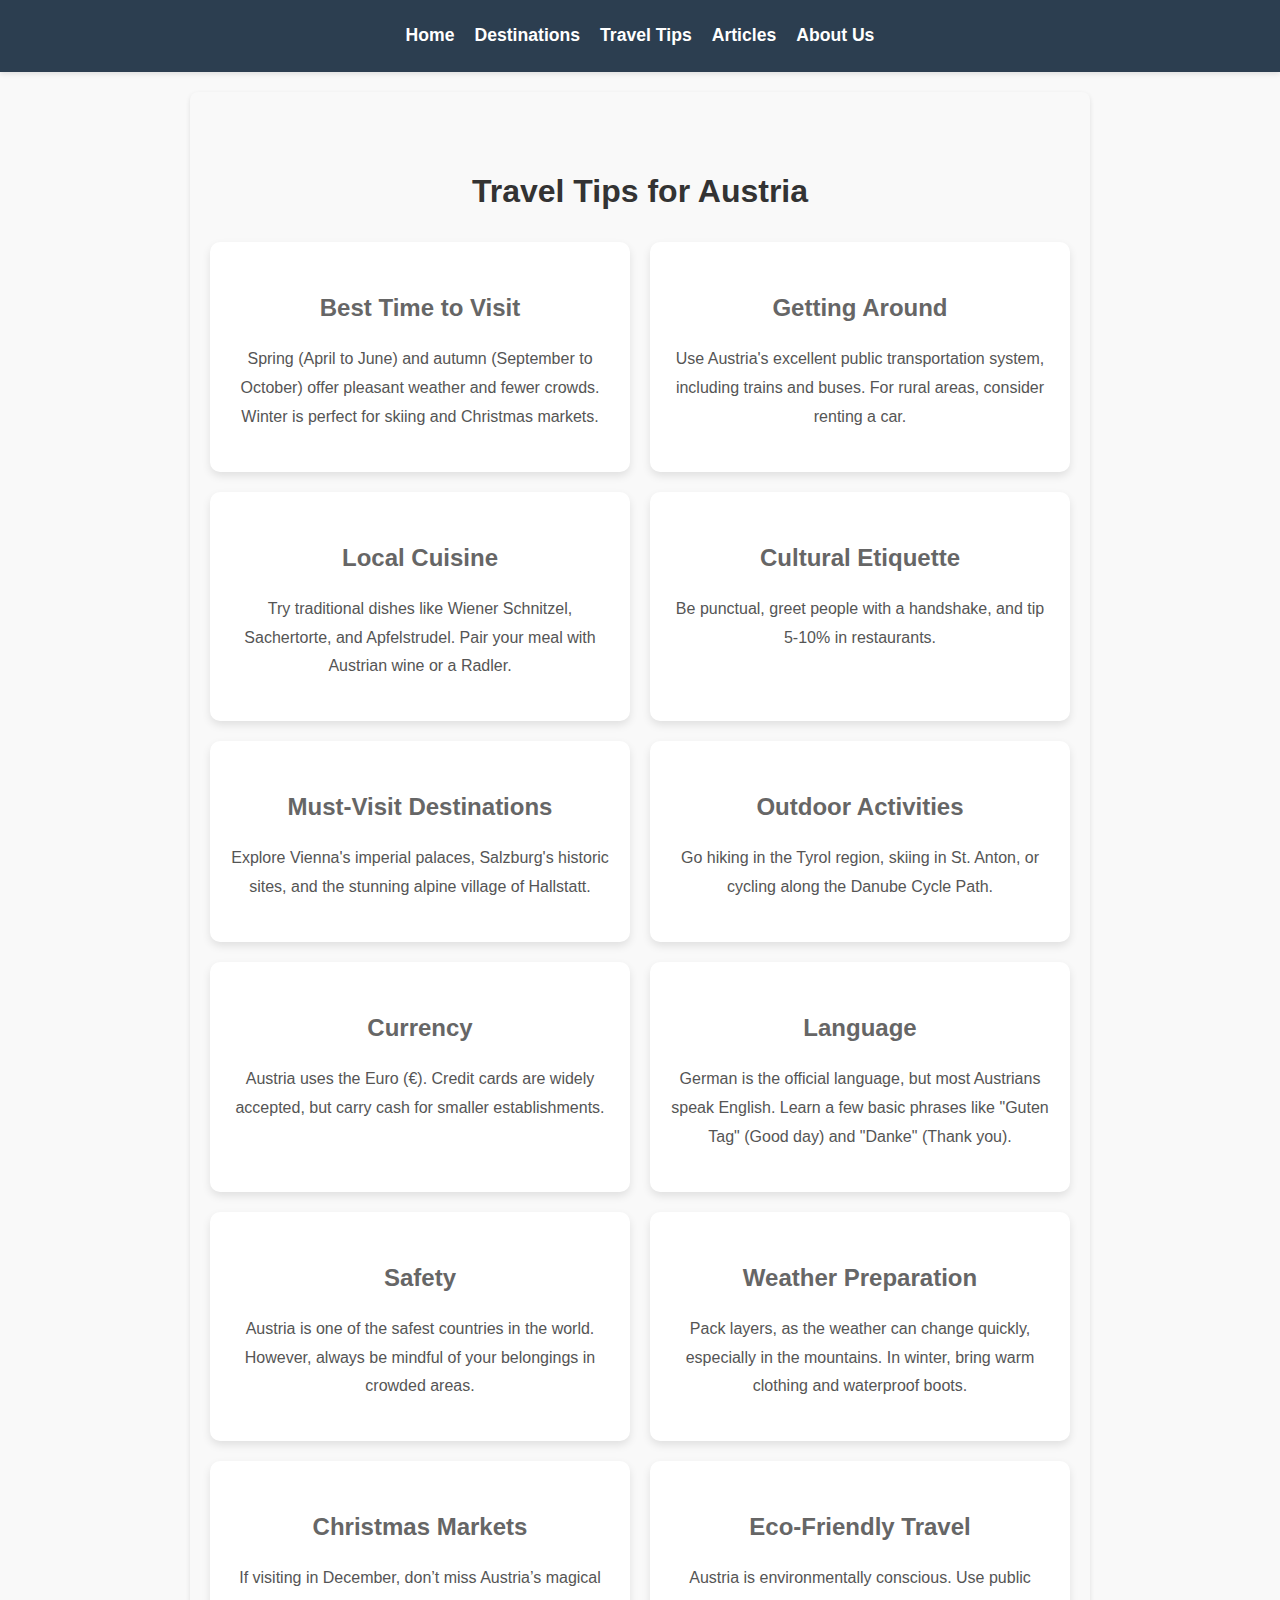
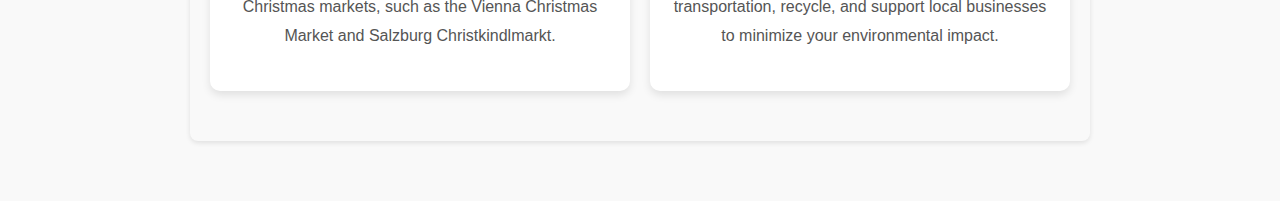
<file: austria-tips.html>
<!DOCTYPE html>
<html lang="en">
<head>
    <meta charset="UTF-8">
    <meta name="viewport" content="width=device-width, initial-scale=1.0">
    <title>Austria Travel Tips - Travel Blog</title>
    <link rel="stylesheet" href="styles.css">
</head>
<body>
    <header>
        <nav>
            <ul>
                <li><a href="index.html">Home</a></li>
                <li><a href="destinations.html">Destinations</a></li>
                <li><a href="travel-tips.html">Travel Tips</a></li>
                <li><a href="articles.html">Articles</a></li>
                <li><a href="about-us.html">About Us</a></li>
            </ul>
        </nav>
    </header>

    <main>
        <!-- Travel Tips Section -->
        <section class="travel-tips">
            <h1>Travel Tips for Austria</h1>
            <div class="tips-list">
                <div class="tip">
                    <h3>Best Time to Visit</h3>
                    <p>Spring (April to June) and autumn (September to October) offer pleasant weather and fewer crowds. Winter is perfect for skiing and Christmas markets.</p>
                </div>
                <div class="tip">
                    <h3>Getting Around</h3>
                    <p>Use Austria's excellent public transportation system, including trains and buses. For rural areas, consider renting a car.</p>
                </div>
                <div class="tip">
                    <h3>Local Cuisine</h3>
                    <p>Try traditional dishes like Wiener Schnitzel, Sachertorte, and Apfelstrudel. Pair your meal with Austrian wine or a Radler.</p>
                </div>
                <div class="tip">
                    <h3>Cultural Etiquette</h3>
                    <p>Be punctual, greet people with a handshake, and tip 5-10% in restaurants.</p>
                </div>
                <div class="tip">
                    <h3>Must-Visit Destinations</h3>
                    <p>Explore Vienna's imperial palaces, Salzburg's historic sites, and the stunning alpine village of Hallstatt.</p>
                </div>
                <div class="tip">
                    <h3>Outdoor Activities</h3>
                    <p>Go hiking in the Tyrol region, skiing in St. Anton, or cycling along the Danube Cycle Path.</p>
                </div>
                <div class="tip">
                    <h3>Currency</h3>
                    <p>Austria uses the Euro (€). Credit cards are widely accepted, but carry cash for smaller establishments.</p>
                </div>
                <div class="tip">
                    <h3>Language</h3>
                    <p>German is the official language, but most Austrians speak English. Learn a few basic phrases like "Guten Tag" (Good day) and "Danke" (Thank you).</p>
                </div>
                <div class="tip">
                    <h3>Safety</h3>
                    <p>Austria is one of the safest countries in the world. However, always be mindful of your belongings in crowded areas.</p>
                </div>
                <div class="tip">
                    <h3>Weather Preparation</h3>
                    <p>Pack layers, as the weather can change quickly, especially in the mountains. In winter, bring warm clothing and waterproof boots.</p>
                </div>
                <div class="tip">
                    <h3>Christmas Markets</h3>
                    <p>If visiting in December, don’t miss Austria’s magical Christmas markets, such as the Vienna Christmas Market and Salzburg Christkindlmarkt.</p>
                </div>
                <div class="tip">
                    <h3>Eco-Friendly Travel</h3>
                    <p>Austria is environmentally conscious. Use public transportation, recycle, and support local businesses to minimize your environmental impact.</p>
                </div>
            </div>
        </section>
    </main>
</body>
</html>
</file>
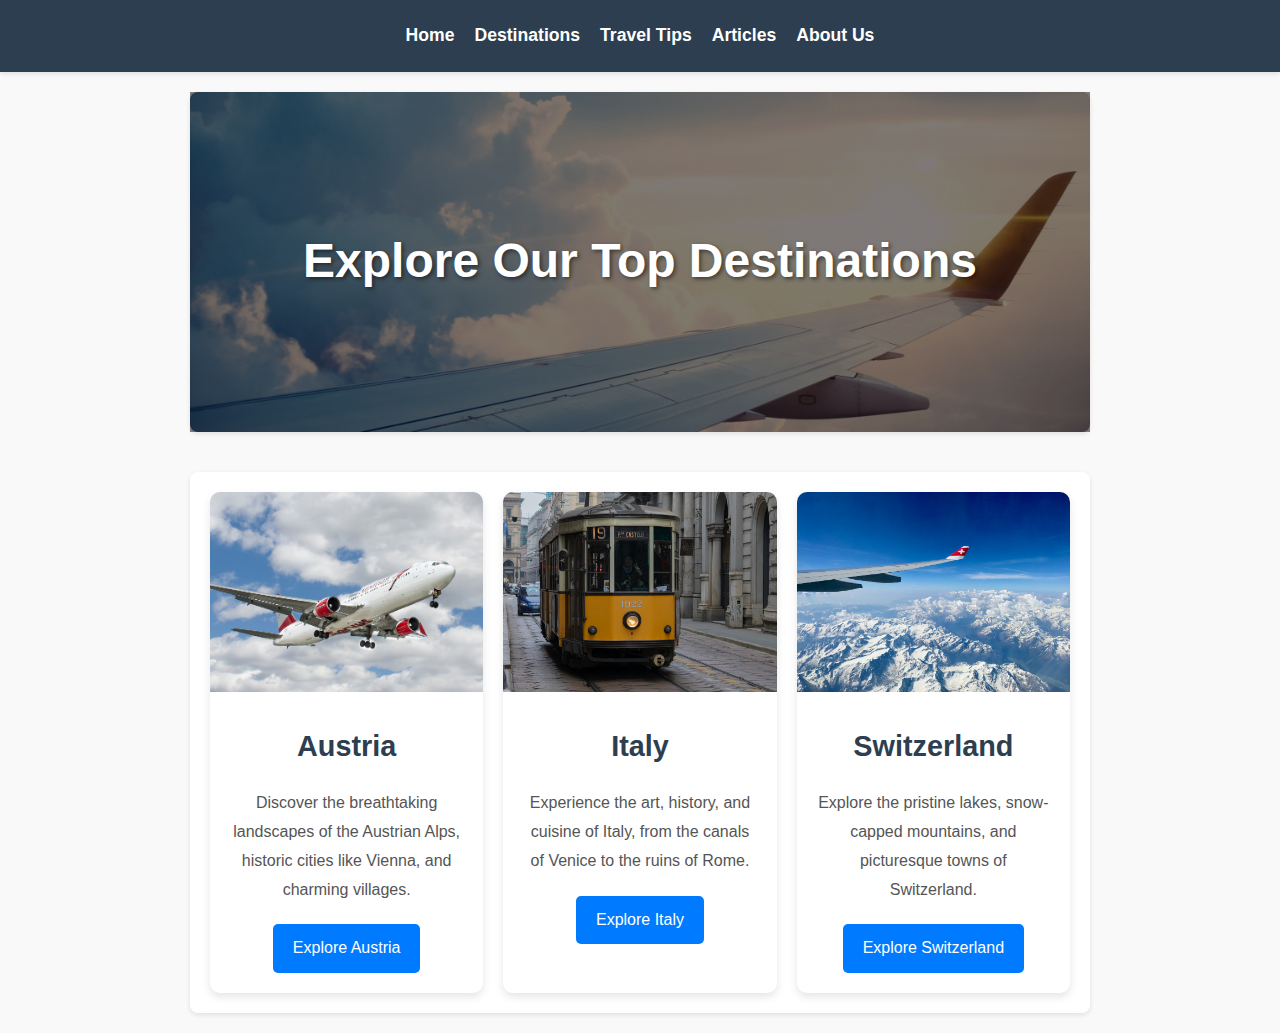
<file: destinations.html>
<!DOCTYPE html>
<html lang="en">
<head>
    <meta charset="UTF-8">
    <meta name="viewport" content="width=device-width, initial-scale=1.0">
    <title>Destinations - Travel Blog</title>
    <link rel="stylesheet" href="styles.css">
</head>
<body>
    <header>
        <nav>
            <ul>
                <li><a href="index.html">Home</a></li>
                <li><a href="destinations.html">Destinations</a></li>
                <li><a href="travel-tips.html">Travel Tips</a></li>
                <li><a href="articles.html">Articles</a></li>
                <li><a href="about-us.html">About Us</a></li>
            </ul>
        </nav>
    </header>

    <main>
        <!-- Plane Background Section -->
        <section class="destinations-hero">
            <div class="destinations-hero-content">
                <h1>Explore Our Top Destinations</h1>
            </div>
        </section>

        <!-- Destinations Grid -->
        <section class="destination-grid">
            <div class="destination-card">
                <img src="john-mcarthur-CU-HAhcKZ1o-unsplash.jpg" alt="Austria">
                <div class="destination-info">
                    <h2>Austria</h2>
                    <p>Discover the breathtaking landscapes of the Austrian Alps, historic cities like Vienna, and charming villages.</p>
                    <a href="austria.html" class="btn">Explore Austria</a>
                </div>
            </div>

            <div class="destination-card">
                <img src="adrian-balasoiu-M-vQnALJZnQ-unsplash.jpg" alt="Italy">
                <div class="destination-info">
                    <h2>Italy</h2>
                    <p>Experience the art, history, and cuisine of Italy, from the canals of Venice to the ruins of Rome.</p>
                    <a href="italy.html" class="btn">Explore Italy</a>
                </div>
            </div>

            <div class="destination-card">
                <img src="devam-jhabak-OcFOfR8QI4g-unsplash.jpg" alt="Switzerland">
                <div class="destination-info">
                    <h2>Switzerland</h2>
                    <p>Explore the pristine lakes, snow-capped mountains, and picturesque towns of Switzerland.</p>
                    <a href="switzerland.html" class="btn">Explore Switzerland</a>
                </div>
            </div>
        </section>
    </main>
</body>
</html>
</file>
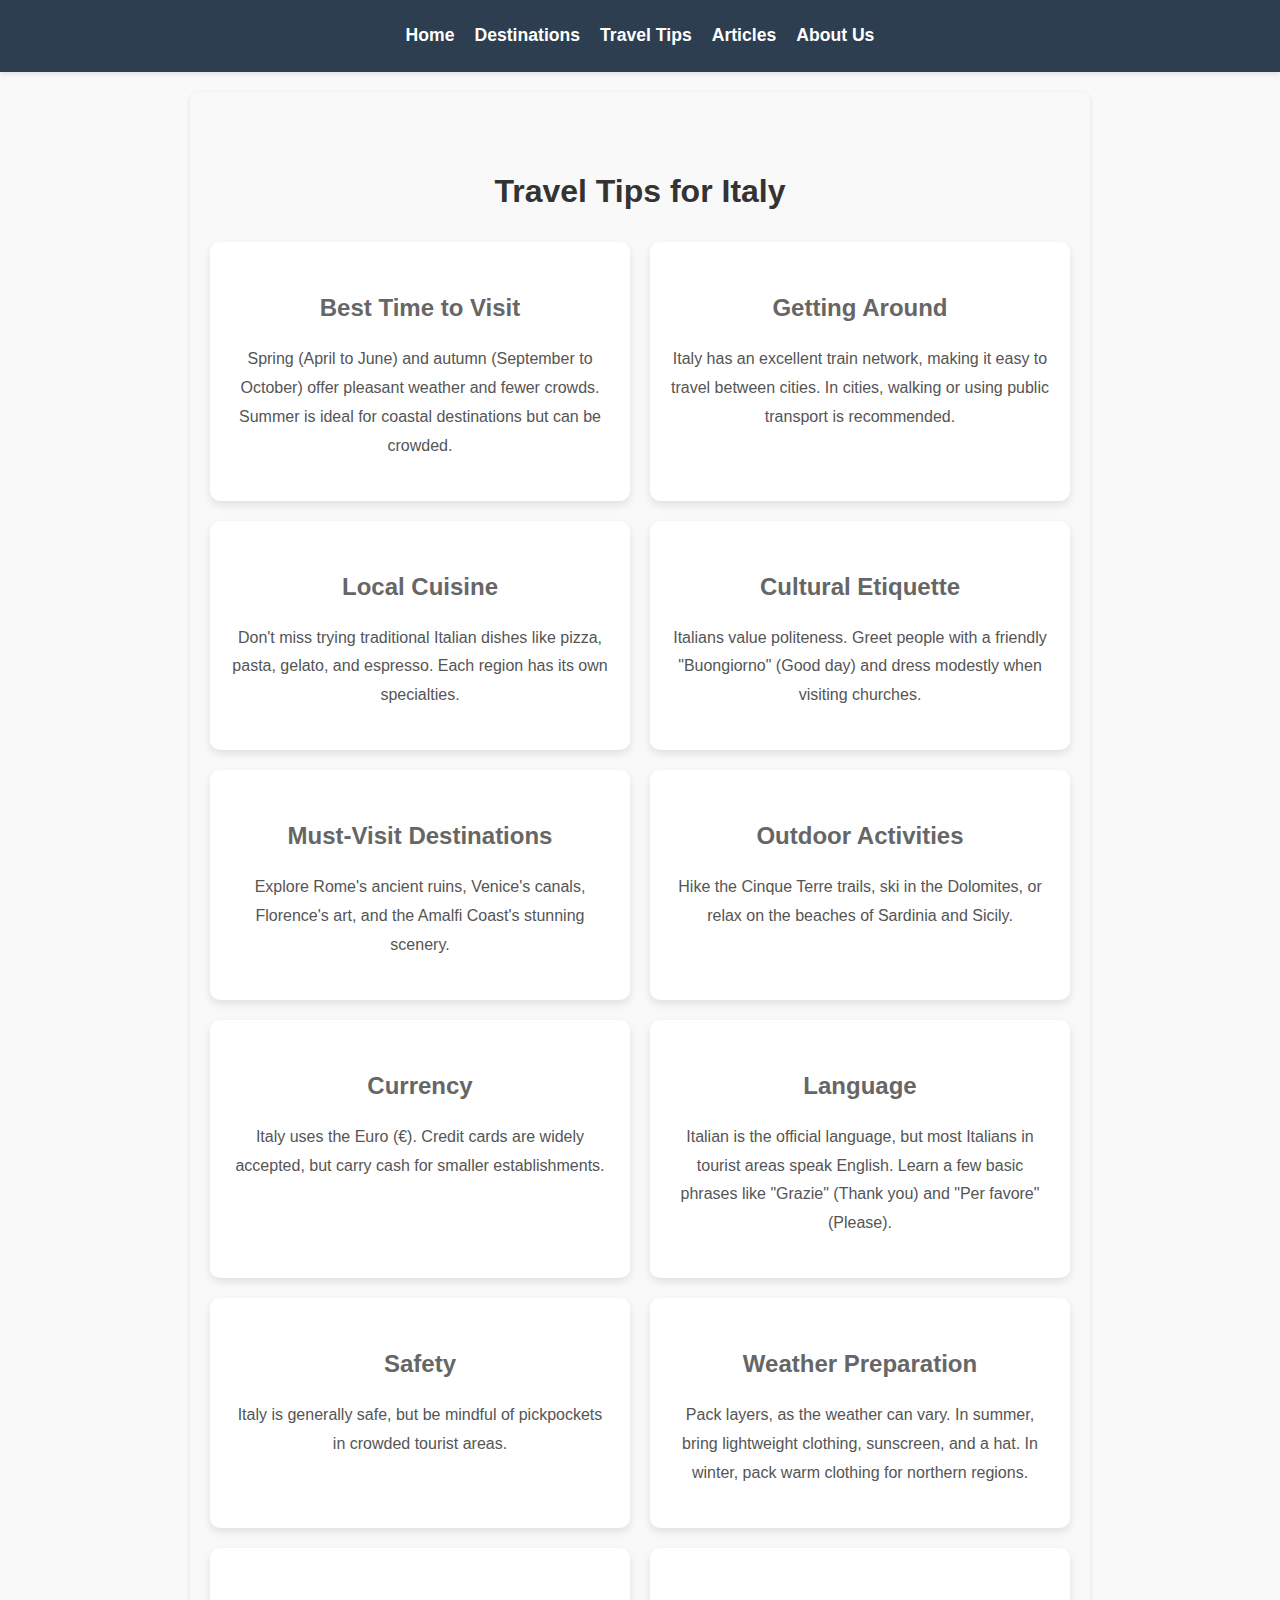
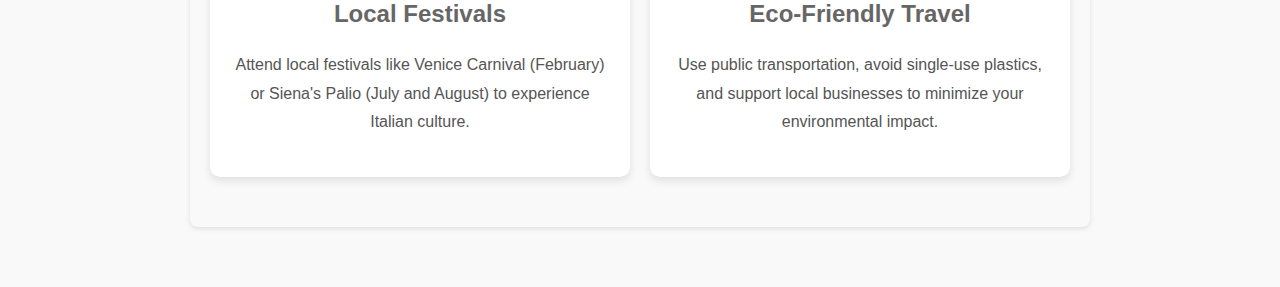
<file: italy-tips.html>
<!DOCTYPE html>
<html lang="en">
<head>
    <meta charset="UTF-8">
    <meta name="viewport" content="width=device-width, initial-scale=1.0">
    <title>Italy Travel Tips - Travel Blog</title>
    <link rel="stylesheet" href="styles.css">
</head>
<body>
    <header>
        <nav>
            <ul>
                <li><a href="index.html">Home</a></li>
                <li><a href="destinations.html">Destinations</a></li>
                <li><a href="travel-tips.html">Travel Tips</a></li>
                <li><a href="articles.html">Articles</a></li>
                <li><a href="about-us.html">About Us</a></li>
            </ul>
        </nav>
    </header>

    <main>
        <!-- Travel Tips Section -->
        <section class="travel-tips">
            <h1>Travel Tips for Italy</h1>
            <div class="tips-list">
                <div class="tip">
                    <h3>Best Time to Visit</h3>
                    <p>Spring (April to June) and autumn (September to October) offer pleasant weather and fewer crowds. Summer is ideal for coastal destinations but can be crowded.</p>
                </div>
                <div class="tip">
                    <h3>Getting Around</h3>
                    <p>Italy has an excellent train network, making it easy to travel between cities. In cities, walking or using public transport is recommended.</p>
                </div>
                <div class="tip">
                    <h3>Local Cuisine</h3>
                    <p>Don't miss trying traditional Italian dishes like pizza, pasta, gelato, and espresso. Each region has its own specialties.</p>
                </div>
                <div class="tip">
                    <h3>Cultural Etiquette</h3>
                    <p>Italians value politeness. Greet people with a friendly "Buongiorno" (Good day) and dress modestly when visiting churches.</p>
                </div>
                <div class="tip">
                    <h3>Must-Visit Destinations</h3>
                    <p>Explore Rome's ancient ruins, Venice's canals, Florence's art, and the Amalfi Coast's stunning scenery.</p>
                </div>
                <div class="tip">
                    <h3>Outdoor Activities</h3>
                    <p>Hike the Cinque Terre trails, ski in the Dolomites, or relax on the beaches of Sardinia and Sicily.</p>
                </div>
                <div class="tip">
                    <h3>Currency</h3>
                    <p>Italy uses the Euro (€). Credit cards are widely accepted, but carry cash for smaller establishments.</p>
                </div>
                <div class="tip">
                    <h3>Language</h3>
                    <p>Italian is the official language, but most Italians in tourist areas speak English. Learn a few basic phrases like "Grazie" (Thank you) and "Per favore" (Please).</p>
                </div>
                <div class="tip">
                    <h3>Safety</h3>
                    <p>Italy is generally safe, but be mindful of pickpockets in crowded tourist areas.</p>
                </div>
                <div class="tip">
                    <h3>Weather Preparation</h3>
                    <p>Pack layers, as the weather can vary. In summer, bring lightweight clothing, sunscreen, and a hat. In winter, pack warm clothing for northern regions.</p>
                </div>
                <div class="tip">
                    <h3>Local Festivals</h3>
                    <p>Attend local festivals like Venice Carnival (February) or Siena's Palio (July and August) to experience Italian culture.</p>
                </div>
                <div class="tip">
                    <h3>Eco-Friendly Travel</h3>
                    <p>Use public transportation, avoid single-use plastics, and support local businesses to minimize your environmental impact.</p>
                </div>
            </div>
        </section>
    </main>
</body>
</html>
</file>
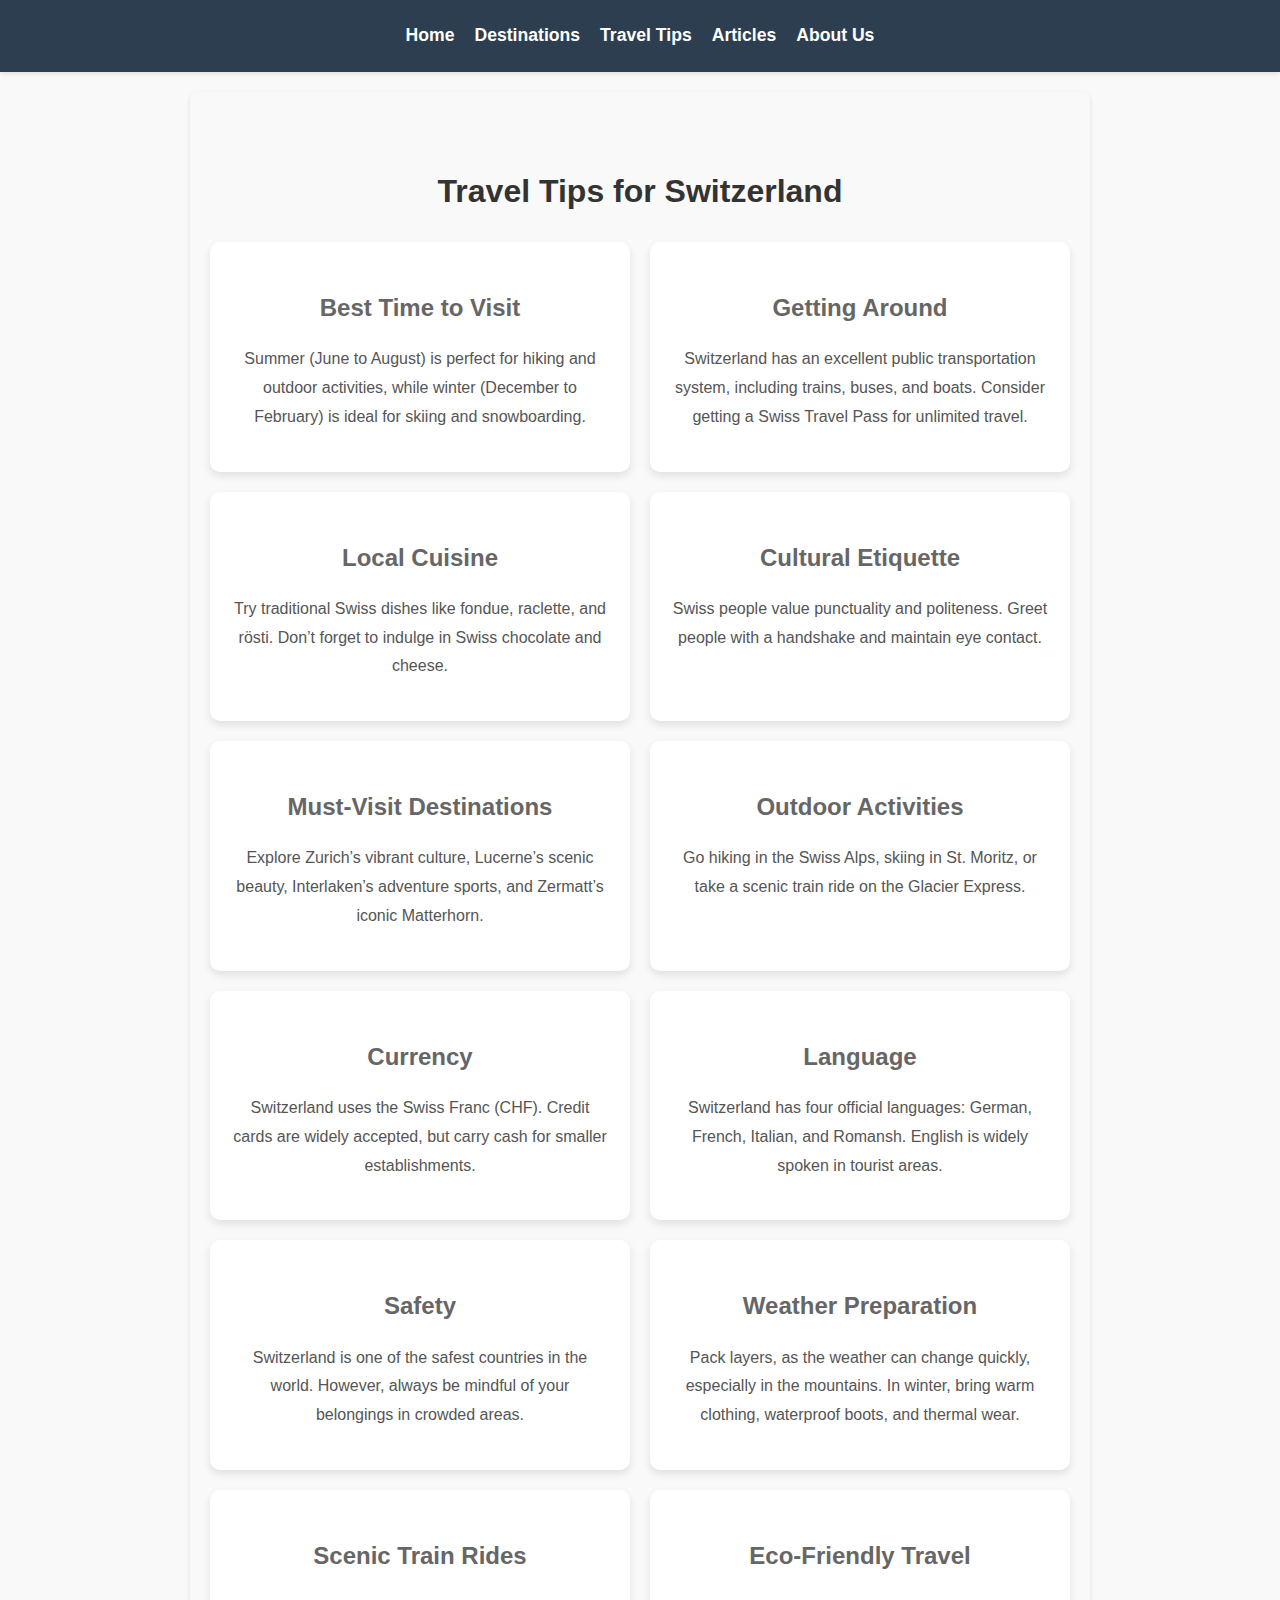
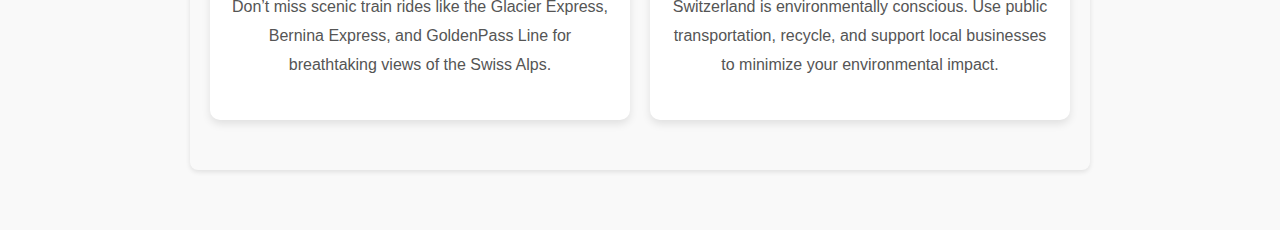
<file: switzerland-tips.html>
<!DOCTYPE html>
<html lang="en">
<head>
    <meta charset="UTF-8">
    <meta name="viewport" content="width=device-width, initial-scale=1.0">
    <title>Switzerland Travel Tips - Travel Blog</title>
    <link rel="stylesheet" href="styles.css">
</head>
<body>
    <header>
        <nav>
            <ul>
                <li><a href="index.html">Home</a></li>
                <li><a href="destinations.html">Destinations</a></li>
                <li><a href="travel-tips.html">Travel Tips</a></li>
                <li><a href="articles.html">Articles</a></li>
                <li><a href="about-us.html">About Us</a></li>
            </ul>
        </nav>
    </header>

    <main>
        <!-- Travel Tips Section -->
        <section class="travel-tips">
            <h1>Travel Tips for Switzerland</h1>
            <div class="tips-list">
                <div class="tip">
                    <h3>Best Time to Visit</h3>
                    <p>Summer (June to August) is perfect for hiking and outdoor activities, while winter (December to February) is ideal for skiing and snowboarding.</p>
                </div>
                <div class="tip">
                    <h3>Getting Around</h3>
                    <p>Switzerland has an excellent public transportation system, including trains, buses, and boats. Consider getting a Swiss Travel Pass for unlimited travel.</p>
                </div>
                <div class="tip">
                    <h3>Local Cuisine</h3>
                    <p>Try traditional Swiss dishes like fondue, raclette, and rösti. Don’t forget to indulge in Swiss chocolate and cheese.</p>
                </div>
                <div class="tip">
                    <h3>Cultural Etiquette</h3>
                    <p>Swiss people value punctuality and politeness. Greet people with a handshake and maintain eye contact.</p>
                </div>
                <div class="tip">
                    <h3>Must-Visit Destinations</h3>
                    <p>Explore Zurich’s vibrant culture, Lucerne’s scenic beauty, Interlaken’s adventure sports, and Zermatt’s iconic Matterhorn.</p>
                </div>
                <div class="tip">
                    <h3>Outdoor Activities</h3>
                    <p>Go hiking in the Swiss Alps, skiing in St. Moritz, or take a scenic train ride on the Glacier Express.</p>
                </div>
                <div class="tip">
                    <h3>Currency</h3>
                    <p>Switzerland uses the Swiss Franc (CHF). Credit cards are widely accepted, but carry cash for smaller establishments.</p>
                </div>
                <div class="tip">
                    <h3>Language</h3>
                    <p>Switzerland has four official languages: German, French, Italian, and Romansh. English is widely spoken in tourist areas.</p>
                </div>
                <div class="tip">
                    <h3>Safety</h3>
                    <p>Switzerland is one of the safest countries in the world. However, always be mindful of your belongings in crowded areas.</p>
                </div>
                <div class="tip">
                    <h3>Weather Preparation</h3>
                    <p>Pack layers, as the weather can change quickly, especially in the mountains. In winter, bring warm clothing, waterproof boots, and thermal wear.</p>
                </div>
                <div class="tip">
                    <h3>Scenic Train Rides</h3>
                    <p>Don’t miss scenic train rides like the Glacier Express, Bernina Express, and GoldenPass Line for breathtaking views of the Swiss Alps.</p>
                </div>
                <div class="tip">
                    <h3>Eco-Friendly Travel</h3>
                    <p>Switzerland is environmentally conscious. Use public transportation, recycle, and support local businesses to minimize your environmental impact.</p>
                </div>
            </div>
        </section>
    </main>
</body>
</html>
</file>
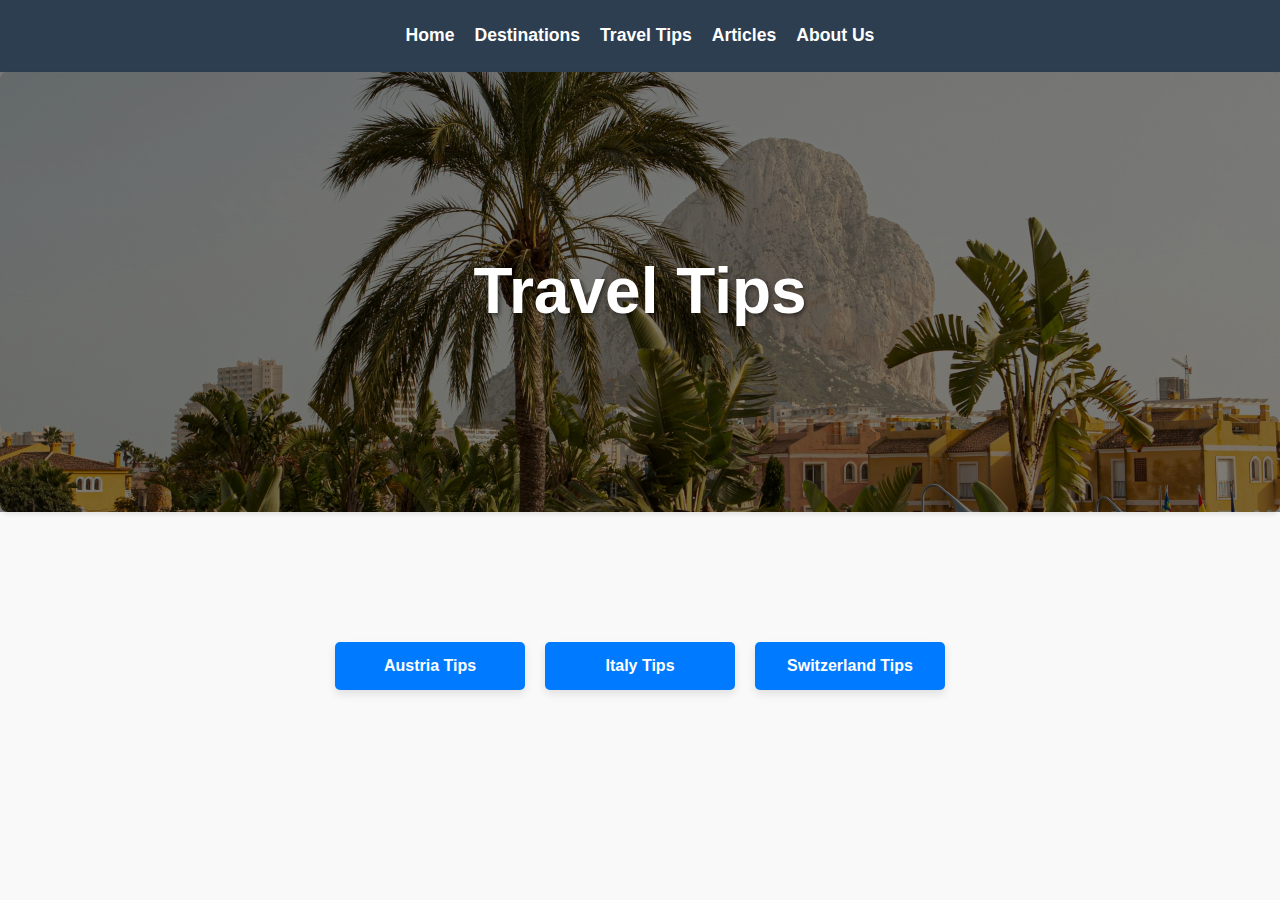
<file: travel-tips.html>
<!DOCTYPE html>
<html lang="en">
<head>
    <meta charset="UTF-8">
    <meta name="viewport" content="width=device-width, initial-scale=1.0">
    <title>Travel Tips</title>
    <link rel="stylesheet" href="styles.css">
</head>
<body>
    <header>
        <nav>
            <ul>
                <li><a href="index.html">Home</a></li>
                <li><a href="destinations.html">Destinations</a></li>
                <li><a href="travel-tips.html">Travel Tips</a></li>
                <li><a href="articles.html">Articles</a></li>
                <li><a href="about-us.html">About Us</a></li>
            </ul>
        </nav>
    </header>

    <!-- Hero Section -->
    <section class="travel-tips-hero">
        <div class="travel-tips-hero-content">
            <h1>Travel Tips</h1>
        </div>
    </section>

    <!-- Main Content -->
    <main>
        <div class="country-boxes">
            <a href="austria-tips.html" class="country-button">Austria Tips</a>
            <a href="italy-tips.html" class="country-button">Italy Tips</a>
            <a href="switzerland-tips.html" class="country-button">Switzerland Tips</a>
        </div>
    </main>
</body>
</html>
</file>
<file: styles.css>
/* General Styles */
body {
    font-family: Arial, sans-serif;
    margin: 0;
    padding: 0;
}

header {
    background-color: #333;
    color: white;
    padding: 10px 0;
}

nav ul {
    list-style: none;
    padding: 0;
    margin: 0;
    display: flex;
    justify-content: center;
}

nav ul li {
    margin: 0 15px;
}

nav ul li a {
    color: white;
    text-decoration: none;
}

/* Hero Section */
.hero {
    padding: 50px 20px;
    background-color: #f4f4f4;
    text-align: center;
}

.hero-content {
    display: flex;
    align-items: center;
    justify-content: center;
    gap: 20px;
}

.hero-text {
    max-width: 600px;
    text-align: left;
}

.hero-text h1 {
    font-size: 3em;
    margin-bottom: 10px;
}

.hero-text p {
    font-size: 1.5em;
    color: #555;
}

.hero-image {
    width: 300px;
    height: auto;
    border-radius: 10px;
    box-shadow: 0 4px 8px rgba(0, 0, 0, 0.2);
}

/* Destinations Hero Section */
.destinations-hero {
    background-image: url('ross-parmly-rf6ywHVkrlY-unsplash.jpg');
    background-size: cover;
    background-position: center;
    height: 300px;
    display: flex;
    align-items: center;
    justify-content: center;
    text-align: center;
    color: white;
    position: relative;
}

.destinations-hero::before {
    content: '';
    position: absolute;
    top: 0;
    left: 0;
    right: 0;
    bottom: 0;
    background: rgba(0, 0, 0, 0.5);
}

.destinations-hero-content {
    position: relative;
    z-index: 1;
}

.destinations-hero h1 {
    font-size: 3em;
    margin: 0;
    text-shadow: 2px 2px 4px rgba(0, 0, 0, 0.5);
}

/* Destinations Section */
.destinations {
    padding: 20px;
    text-align: center;
}

.destinations-intro {
    text-align: center;
    padding: 50px 20px;
    background-color: #f9f9f9;
}

.destinations-intro h1 {
    font-size: 2.5em;
    margin-bottom: 10px;
}

.destinations-intro p {
    font-size: 1.2em;
    color: #555;
    max-width: 800px;
    margin: 0 auto;
}

.destination-grid {
    display: grid;
    grid-template-columns: repeat(3, 1fr);
    gap: 20px;
    padding: 20px;
    max-width: 1200px;
    margin: 0 auto;
}

.destination-card {
    background: #fff;
    border-radius: 10px;
    overflow: hidden;
    box-shadow: 0 4px 8px rgba(0, 0, 0, 0.1);
    transition: transform 0.3s ease, box-shadow 0.3s ease;
}

.destination-card:hover {
    transform: translateY(-5px);
    box-shadow: 0 8px 16px rgba(0, 0, 0, 0.2);
}

.destination-card img {
    width: 100%;
    height: 200px;
    object-fit: cover;
}

.destination-info {
    padding: 20px;
    text-align: center;
}

.destination-info h2 {
    font-size: 1.8em;
    margin-bottom: 10px;
}

.destination-info p {
    font-size: 1em;
    color: #555;
    margin-bottom: 20px;
}

.destination-info .btn {
    display: inline-block;
    padding: 10px 20px;
    background-color: #007BFF;
    color: #fff;
    text-decoration: none;
    border-radius: 5px;
    transition: background-color 0.3s ease;
}

.destination-info .btn:hover {
    background-color: #0056b3;
}

/* Country Boxes (Old Destinations Section) */
.country-boxes {
    display: flex;
    justify-content: space-around;
    margin-top: 20px;
}

.country-boxes a {
    text-decoration: none;
    color: #333;
}

.country-boxes img {
    width: 300px;
    height: 200px;
    object-fit: cover;
    border-radius: 10px;
}

.country-boxes p {
    margin-top: 10px;
    font-size: 1.2em;
}

/* Photo Gallery Section */
.gallery {
    display: flex;
    justify-content: space-around;
    flex-wrap: wrap;
    margin-top: 20px;
}

.gallery img {
    width: 30%;
    height: auto;
    margin: 10px;
    border-radius: 10px;
    box-shadow: 0 4px 8px rgba(0, 0, 0, 0.2);
    transition: transform 0.3s ease;
}

.gallery img:hover {
    transform: scale(1.05);
}

/* Italy Hero Section */
.italy-hero {
    background-image: url('adrian-balasoiu-M-vQnALJZnQ-unsplash.jpg');
    background-size: cover;
    background-position: center;
    height: 400px;
    display: flex;
    align-items: center;
    justify-content: center;
    text-align: center;
    color: white;
    position: relative;
}

.italy-hero::before {
    content: '';
    position: absolute;
    top: 0;
    left: 0;
    right: 0;
    bottom: 0;
    background: rgba(0, 0, 0, 0.5);
}

.italy-hero-content {
    position: relative;
    z-index: 1;
}

.italy-hero h1 {
    font-size: 4em;
    margin: 0;
    text-shadow: 2px 2px 4px rgba(0, 0, 0, 0.5);
}

.italy-hero p {
    font-size: 1.5em;
    margin: 10px 0 0;
    text-shadow: 2px 2px 4px rgba(0, 0, 0, 0.5);
}

/* Austria Hero Section */
.austria-hero {
    background-image: url('john-mcarthur-CU-HAhcKZ1o-unsplash.jpg');
    background-size: cover;
    background-position: center;
    height: 400px;
    display: flex;
    align-items: center;
    justify-content: center;
    text-align: center;
    color: white;
    position: relative;
}

.austria-hero::before {
    content: '';
    position: absolute;
    top: 0;
    left: 0;
    right: 0;
    bottom: 0;
    background: rgba(0, 0, 0, 0.5);
}

.austria-hero-content {
    position: relative;
    z-index: 1;
}

.austria-hero h1 {
    font-size: 4em;
    margin: 0;
    text-shadow: 2px 2px 4px rgba(0, 0, 0, 0.5);
}

.austria-hero p {
    font-size: 1.5em;
    margin: 10px 0 0;
    text-shadow: 2px 2px 4px rgba(0, 0, 0, 0.5);
}

/* Switzerland Hero Section */
.switzerland-hero {
    background-image: url('devam-jhabak-OcFOfR8QI4g-unsplash.jpg');
    background-size: cover;
    background-position: center;
    height: 400px;
    display: flex;
    align-items: center;
    justify-content: center;
    text-align: center;
    color: white;
    position: relative;
}

.switzerland-hero::before {
    content: '';
    position: absolute;
    top: 0;
    left: 0;
    right: 0;
    bottom: 0;
    background: rgba(0, 0, 0, 0.5);
}

.switzerland-hero-content {
    position: relative;
    z-index: 1;
}

.switzerland-hero h1 {
    font-size: 4em;
    margin: 0;
    text-shadow: 2px 2px 4px rgba(0, 0, 0, 0.5);
}

.switzerland-hero p {
    font-size: 1.5em;
    margin: 10px 0 0;
    text-shadow: 2px 2px 4px rgba(0, 0, 0, 0.5);
}

/* Highlights Section */
.highlights {
    padding: 50px 20px;
    text-align: center;
    background-color: #f9f9f9;
}

.highlights h2 {
    font-size: 2.5em;
    margin-bottom: 20px;
}

.highlight-cards {
    display: grid;
    grid-template-columns: repeat(auto-fit, minmax(300px, 1fr));
    gap: 20px;
    max-width: 1200px;
    margin: 0 auto;
}

.highlight-card {
    background: #fff;
    border-radius: 10px;
    overflow: hidden;
    box-shadow: 0 4px 8px rgba(0, 0, 0, 0.1);
    transition: transform 0.3s ease, box-shadow 0.3s ease;
}

.highlight-card:hover {
    transform: translateY(-5px);
    box-shadow: 0 8px 16px rgba(0, 0, 0, 0.2);
}

.highlight-card img {
    width: 100%;
    height: 200px;
    object-fit: cover;
}

.highlight-card h3 {
    font-size: 1.5em;
    margin: 20px 0 10px;
}

.highlight-card p {
    font-size: 1em;
    color: #555;
    padding: 0 20px 20px;
}

/* Top Destinations Section */
.top-destinations {
    padding: 50px 20px;
    text-align: center;
}

.top-destinations h2 {
    font-size: 2.5em;
    margin-bottom: 20px;
}

.destination-list {
    display: grid;
    grid-template-columns: repeat(auto-fit, minmax(300px, 1fr));
    gap: 20px;
    max-width: 1200px;
    margin: 0 auto;
}

.destination-item {
    background: #fff;
    border-radius: 10px;
    overflow: hidden;
    box-shadow: 0 4px 8px rgba(0, 0, 0, 0.1);
    transition: transform 0.3s ease, box-shadow 0.3s ease;
}

.destination-item:hover {
    transform: translateY(-5px);
    box-shadow: 0 8px 16px rgba(0, 0, 0, 0.2);
}

.destination-item img {
    width: 100%;
    height: 200px;
    object-fit: cover;
}

.destination-item h3 {
    font-size: 1.5em;
    margin: 20px 0 10px;
}

.destination-item p {
    font-size: 1em;
    color: #555;
    padding: 0 20px 20px;
}

/* Travel Tips Section */
.travel-tips {
    padding: 50px 20px;
    text-align: center;
    background-color: #f9f9f9;
}

.travel-tips h2 {
    font-size: 2.5em;
    margin-bottom: 20px;
}

.tips-list {
    display: grid;
    grid-template-columns: repeat(auto-fit, minmax(300px, 1fr));
    gap: 20px;
    max-width: 1200px;
    margin: 0 auto;
}

.tip {
    background: #fff;
    border-radius: 10px;
    padding: 20px;
    box-shadow: 0 4px 8px rgba(0, 0, 0, 0.1);
    transition: transform 0.3s ease, box-shadow 0.3s ease;
}

.tip:hover {
    transform: translateY(-5px);
    box-shadow: 0 8px 16px rgba(0, 0, 0, 0.2);
}

.tip h3 {
    font-size: 1.5em;
    margin-bottom: 10px;
}

.tip p {
    font-size: 1em;
    color: #555;
}

/* FAQs Section */
.faqs {
    padding: 50px 20px;
    text-align: center;
}

.faqs h2 {
    font-size: 2.5em;
    margin-bottom: 20px;
}

.faq-list {
    display: grid;
    grid-template-columns: repeat(auto-fit, minmax(300px, 1fr));
    gap: 20px;
    max-width: 1200px;
    margin: 0 auto;
}

.faq {
    background: #fff;
    border-radius: 10px;
    padding: 20px;
    box-shadow: 0 4px 8px rgba(0, 0, 0, 0.1);
    transition: transform 0.3s ease, box-shadow 0.3s ease;
}

.faq:hover {
    transform: translateY(-5px);
    box-shadow: 0 8px 16px rgba(0, 0, 0, 0.2);
}

.faq h3 {
    font-size: 1.5em;
    margin-bottom: 10px;
}

.faq p {
    font-size: 1em;
    color: #555;
}

/* Travel Tips Hero Section */
.travel-tips-hero {
    background-image: url('alev-takil-3jlUF7-3-4E-unsplash.jpg'); /* Add your hero image here */
    background-size: cover;
    background-position: center;
    height: 400px;
    display: flex;
    align-items: center;
    justify-content: center;
    text-align: center;
    color: white;
    position: relative;
}

.travel-tips-hero::before {
    content: '';
    position: absolute;
    top: 0;
    left: 0;
    right: 0;
    bottom: 0;
    background: rgba(0, 0, 0, 0.5); /* Dark overlay for better text visibility */
}

.travel-tips-hero-content {
    position: relative;
    z-index: 1;
}

.travel-tips-hero h1 {
    font-size: 4em;
    margin: 0;
    text-shadow: 2px 2px 4px rgba(0, 0, 0, 0.5);
}

.travel-tips-hero p {
    font-size: 1.5em;
    margin: 10px 0 0;
    text-shadow: 2px 2px 4px rgba(0, 0, 0, 0.5);
}

/* Country Tips Buttons */
.country-boxes {
    display: flex;
    justify-content: center;
    gap: 20px; /* Space between buttons */
    padding: 50px 20px;
    background-color: #f9f9f9; /* Light background for the section */
}

.country-button {
    display: inline-block;
    padding: 10px 20px;
    font-size: 1em;
    font-weight: bold;
    text-decoration: none;
    color: #ffffff !important; /* Force white text */
    background-color: #007BFF; /* Default button color */
    border-radius: 5px;
    box-shadow: 0 4px 8px rgba(0, 0, 0, 0.1);
    transition: background-color 0.3s ease, transform 0.3s ease, box-shadow 0.3s ease;
    text-align: center;
    min-width: 150px; /* Ensure buttons have a consistent width */
}

.country-button:hover {
    background-color: #0056b3; /* Darker shade on hover */
    transform: translateY(-2px);
    box-shadow: 0 6px 12px rgba(0, 0, 0, 0.2);
    color: #ffffff !important; /* Force white text on hover */
}
/* About Us Page Styles */
.about-us {
    padding: 50px 20px;
    max-width: 800px; /* Narrower width for better readability */
    margin: 0 auto; /* Center the content */
    text-align: center;
}

.about-us h1 {
    font-size: 2.5em;
    margin-bottom: 20px;
    color: #333;
    text-transform: uppercase; /* Uppercase for a modern look */
    letter-spacing: 2px; /* Add spacing between letters */
}

.about-content {
    display: flex;
    flex-direction: column; /* Stack text and image vertically */
    align-items: center; /* Center items horizontally */
    gap: 30px; /* Space between text and image */
    text-align: left;
    margin-top: 20px;
}

.about-image {
    width: 300px; /* Adjust image size */
    height: auto;
    border-radius: 15px;
    box-shadow: 0 4px 8px rgba(0, 0, 0, 0.2);
    transition: transform 0.3s ease, box-shadow 0.3s ease;
}

.about-image:hover {
    transform: scale(1.05);
    box-shadow: 0 8px 16px rgba(0, 0, 0, 0.3);
}

.about-text {
    font-size: 1.1em;
    line-height: 1.8;
    color: #555;
}

.about-text p {
    margin-bottom: 20px;
}

/* Responsive Design for About Us Page */
@media (max-width: 768px) {
    .about-image {
        width: 80%; /* Smaller image on mobile */
    }
}
/* General Styles */
body {
    font-family: 'Arial', sans-serif;
    line-height: 1.8;
    margin: 0;
    padding: 0;
    background-color: #f9f9f9;
    color: #333;
}

header {
    background-color: #2c3e50;
    color: #fff;
    padding: 20px 0;
    text-align: center;
    box-shadow: 0 2px 5px rgba(0, 0, 0, 0.1);
}

nav ul {
    list-style: none;
    padding: 0;
    margin: 0;
    display: flex;
    justify-content: center;
    gap: 20px;
}

nav ul li {
    margin: 0;
}

nav ul li a {
    color: #fff;
    text-decoration: none;
    font-weight: bold;
    font-size: 1.1em;
    transition: color 0.3s ease;
}

nav ul li a:hover {
    color: #1abc9c;
}

main {
    padding: 20px;
    max-width: 900px;
    margin: 0 auto;
}

/* Table of Contents */
.table-of-contents {
    background-color: #fff;
    padding: 20px;
    border-radius: 8px;
    box-shadow: 0 2px 5px rgba(0, 0, 0, 0.1);
    margin-bottom: 40px;
}

.table-of-contents h1 {
    font-size: 2em;
    margin-bottom: 20px;
    color: #2c3e50;
}

.table-of-contents ul {
    list-style: none;
    padding: 0;
    margin: 0;
}

.table-of-contents ul li {
    margin-bottom: 10px;
}

.table-of-contents ul li a {
    color: #1abc9c;
    text-decoration: none;
    font-size: 1.1em;
    transition: color 0.3s ease;
}

.table-of-contents ul li a:hover {
    color: #16a085;
}

/* Articles Section */
section {
    background-color: #fff;
    padding: 20px;
    border-radius: 8px;
    box-shadow: 0 2px 5px rgba(0, 0, 0, 0.1);
    margin-bottom: 40px;
}

section h2 {
    font-size: 1.8em;
    color: #2c3e50;
    margin-top: 0;
}

section h3 {
    font-size: 1.2em;
    color: #666;
    margin-bottom: 20px;
}

section p {
    font-size: 1.1em;
    line-height: 1.8;
    margin-bottom: 20px;
}

section strong {
    color: #2c3e50;
}

section em {
    color: #666;
    font-style: italic;
}

section ul {
    margin-bottom: 20px;
}

section ul li {
    margin-bottom: 10px;
}

section a {
    color: #1abc9c;
    text-decoration: none;
    transition: color 0.3s ease;
}

section a:hover {
    color: #16a085;
}

/* Back to Top Link */
.back-to-top {
    display: inline-block;
    margin-top: 20px;
    color: #1abc9c;
    text-decoration: none;
    font-weight: bold;
    transition: color 0.3s ease;
}

.back-to-top:hover {
    color: #16a085;
}

/* Responsive Design */
@media (max-width: 768px) {
    nav ul {
        flex-direction: column;
        gap: 10px;
    }

    main {
        padding: 10px;
    }

    .table-of-contents, section {
        padding: 15px;
    }

    section h2 {
        font-size: 1.5em;
    }

    section h3 {
        font-size: 1.1em;
    }

    section p {
        font-size: 1em;
    }
}
</file>
